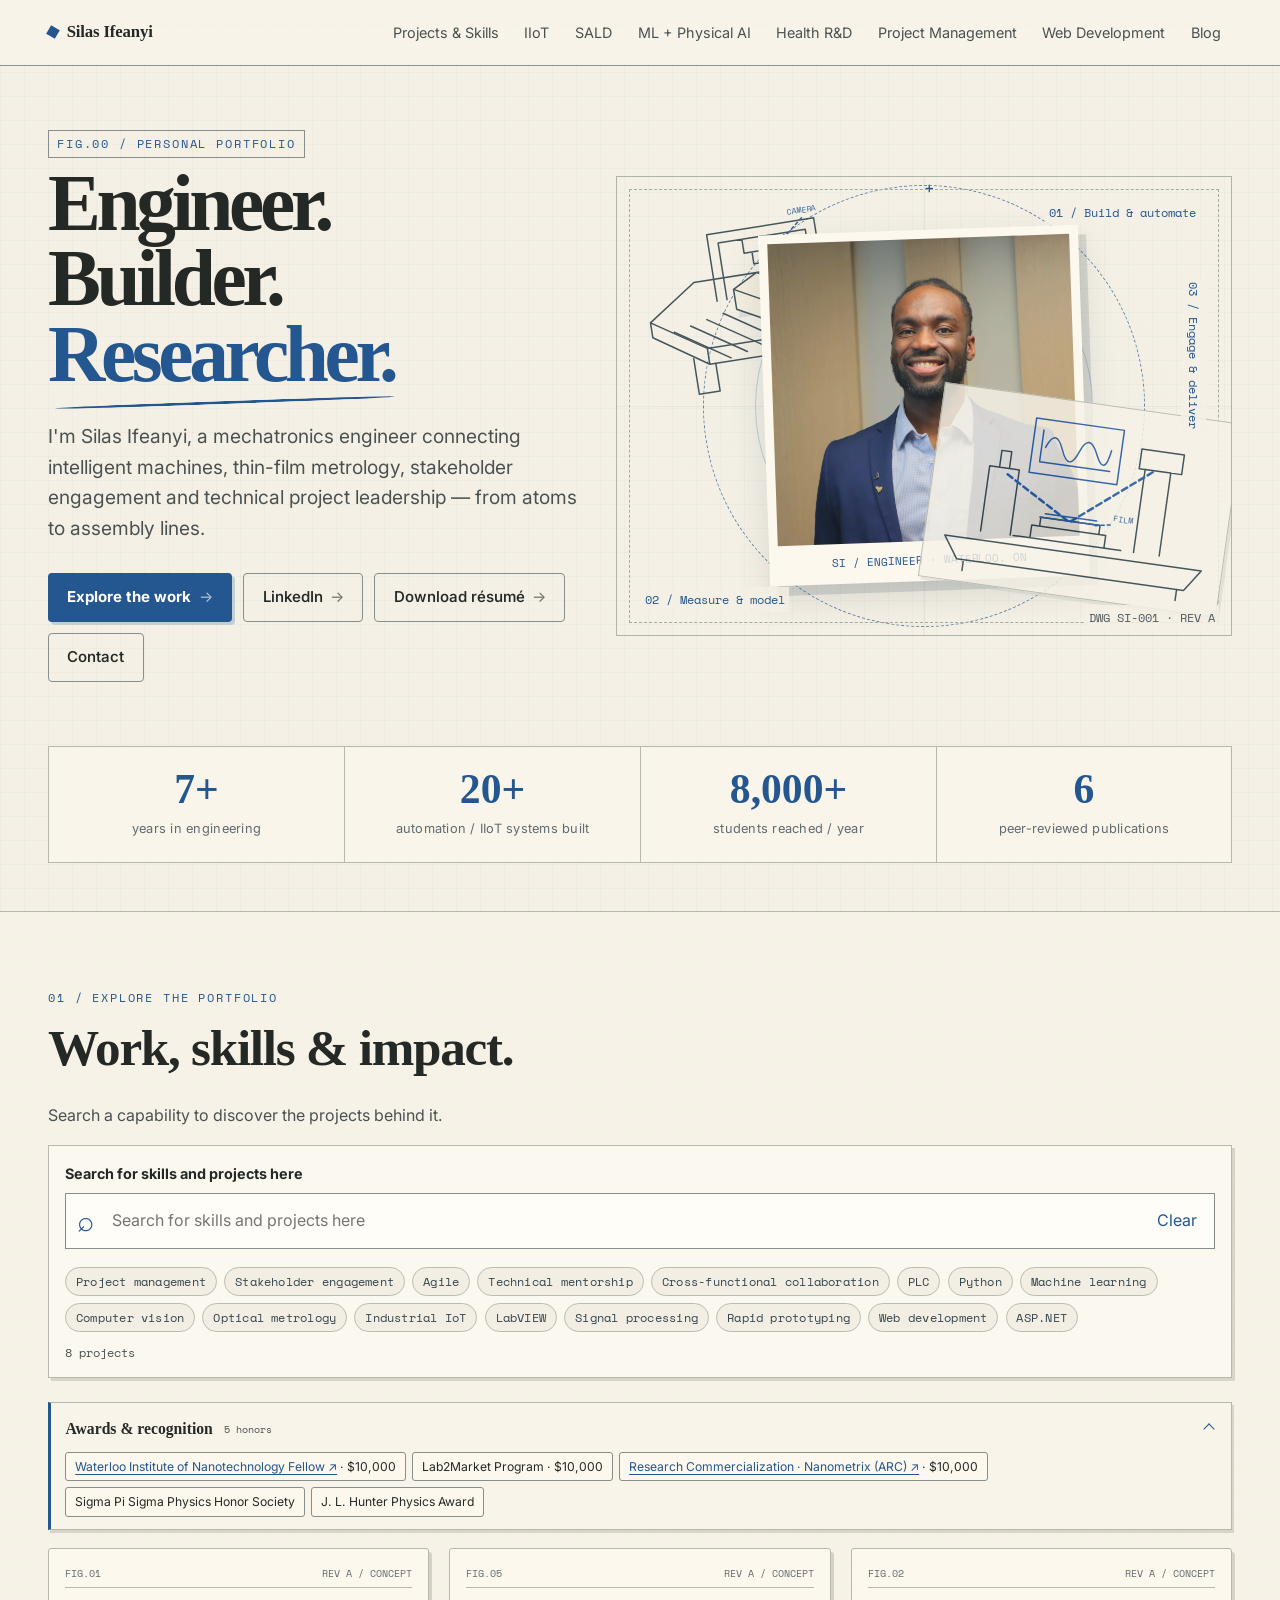
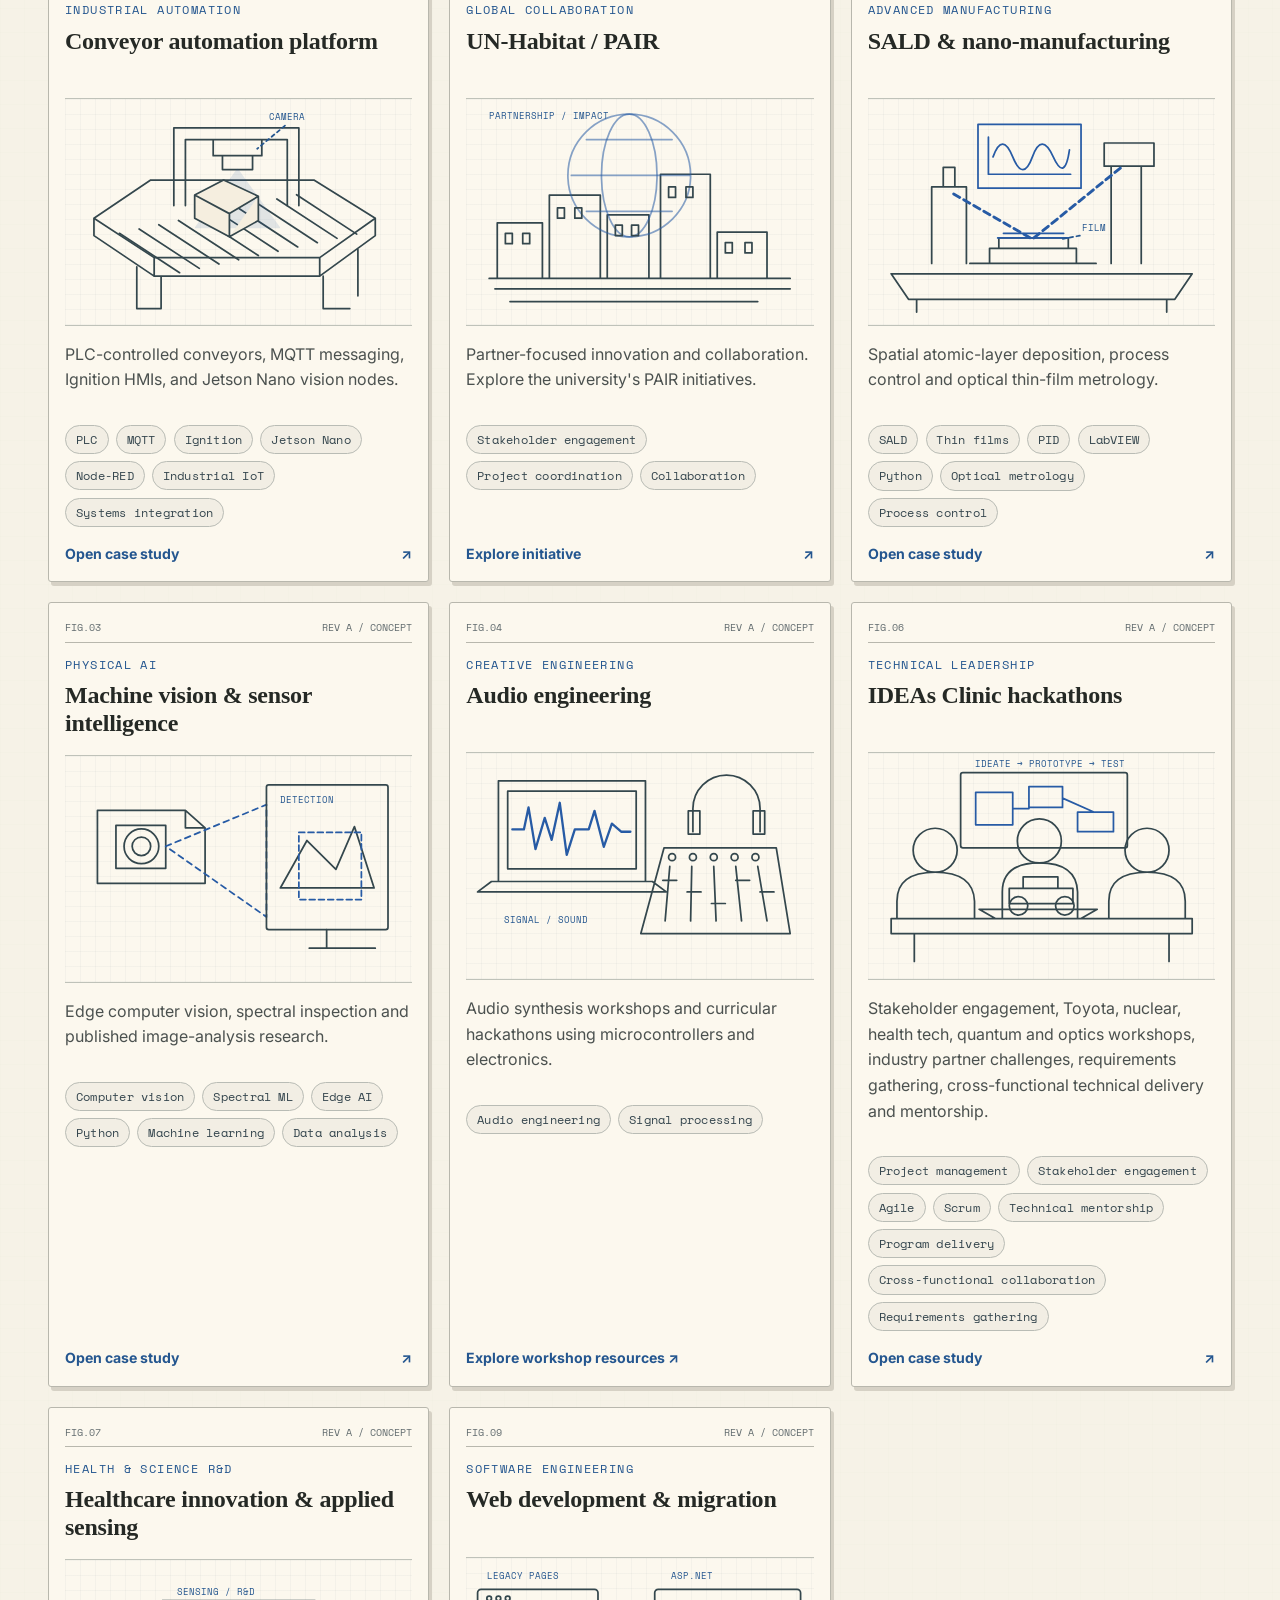
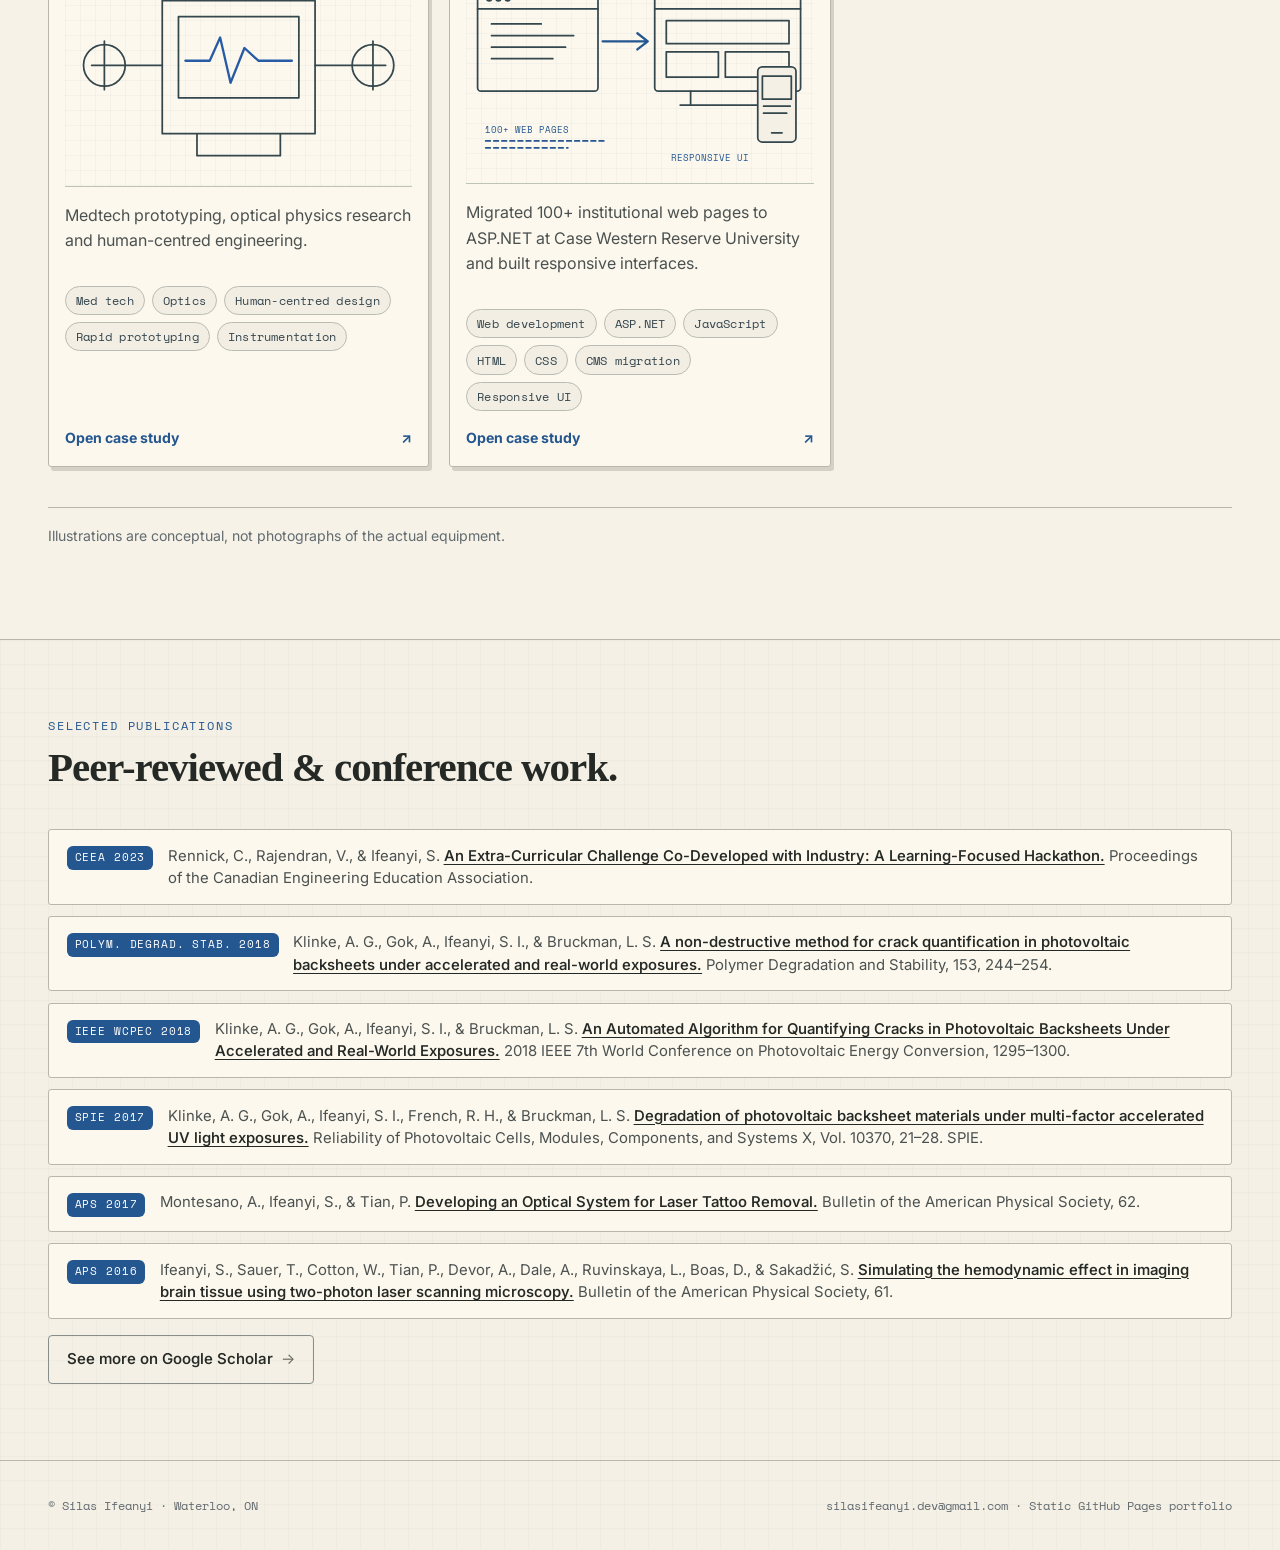
<file: index.html>
<!doctype html>
<html lang="en">
<head>
  <meta charset="utf-8" />
  <meta name="viewport" content="width=device-width, initial-scale=1" />
  <title>Silas Ifeanyi | Automation, Controls & Intelligent Systems</title>
  <meta name="description" content="Portfolio of Silas Ifeanyi, MASc — automation, controls, IIoT, nanomanufacturing, machine vision, physical AI, healthcare R&D, and engineering program leadership." />
  <meta property="og:type" content="website" />
  <meta property="og:url" content="https://isilas.github.io/" />
  <meta property="og:title" content="Silas Ifeanyi | Automation, Controls & Intelligent Systems" />
  <meta property="og:description" content="Automation, controls, IIoT, nanomanufacturing, machine vision, physical AI, healthcare R&D, and engineering program leadership." />
  <meta property="og:image" content="https://isilas.github.io/assets/thumbnail-upscaled.jpg" />
  <meta property="og:image:width" content="2790" />
  <meta property="og:image:height" content="2100" />
  <meta property="og:image:alt" content="Silas Ifeanyi surrounded by engineering drawings on a blueprint-style portfolio thumbnail." />
  <meta name="twitter:card" content="summary_large_image" />
  <link rel="preconnect" href="https://fonts.googleapis.com" />
  <link rel="preconnect" href="https://fonts.gstatic.com" crossorigin />
  <link href="https://fonts.googleapis.com/css2?family=Inter:wght@400;500;600;700&family=Space+Grotesk:wght@400;500;600;700&family=Space+Mono:wght@400;700&display=swap" rel="stylesheet" />
  <link rel="stylesheet" href="styles.css" />
  <link rel="stylesheet" href="sketchpad.css?v=20261127-awards1" />
</head>
<body class="sketch-home">
  <nav class="nav">
    <a class="brand" href="index.html">Silas Ifeanyi</a>
    <div class="navlinks" aria-label="Desktop navigation">
      <a href="#projects">Projects & Skills</a>
      <a href="pages/iiot-conveyor.html">IIoT</a>
      <a href="pages/sald-nano-manufacturing.html">SALD</a>
      <a href="pages/machine-learning-physical-ai.html">ML + Physical AI</a>
      <a href="pages/healthcare-science-rnd.html">Health R&D</a>
      <a href="pages/project-management-ideas-clinic.html">Project Management</a>
      <a href="pages/web-development.html">Web Development</a>
      <a href="blog/">Blog</a>
    </div>
    <details class="mobile-menu"><summary aria-label="Navigation menu"><span class="hamburger-icon" aria-hidden="true"><span></span><span></span><span></span></span></summary><div class="mobile-menu-links" aria-label="Mobile navigation">
      <a href="#projects">Projects & Skills</a>
      <a href="pages/iiot-conveyor.html">IIoT</a>
      <a href="pages/sald-nano-manufacturing.html">SALD</a>
      <a href="pages/machine-learning-physical-ai.html">ML + Physical AI</a>
      <a href="pages/healthcare-science-rnd.html">Health R&D</a>
      <a href="pages/project-management-ideas-clinic.html">Project Management</a>
      <a href="pages/web-development.html">Web Development</a>
      <a href="blog/">Blog</a>
    </div></details>
  </nav>

  <main>
    <section class="hero sketch-hero" id="top">
      
      <div class="hero-art" aria-label="Portrait with conceptual engineering sketches">
        <div class="draft-ring" aria-hidden="true"></div><div class="draft-ring inner" aria-hidden="true"></div>
        <div class="hero-layer layer-conveyor" aria-hidden="true"><svg class="project-drawing conveyor" viewBox="0 0 300 195" role="img" aria-label="conveyor conceptual engineering illustration"><g fill="none" stroke="currentColor" stroke-width="1.5" stroke-linecap="round" stroke-linejoin="round"><path d="M25 103 74 70 215 70 268 103 220 137 77 137Z M25 103V118L77 153H220L268 118V103 M77 137V153 M220 137V153 M62 145V181 M83 153V181 M223 153V181 M253 130V170 M62 181H83 M223 181H246"/><path d="M47 116l52 34"/><path d="M64 112.3l52 34"/><path d="M81 108.6l52 34"/><path d="M98 104.9l52 34"/><path d="M115 101.2l52 34"/><path d="M132 97.5l52 34"/><path d="M149 93.8l52 34"/><path d="M166 90.1l52 34"/><path d="M183 86.4l52 34"/><path d="M200 82.69999999999999l52 34"/><path d="M94 92V25H202V92 M104 92V35H192V92 M128 35V49H170V35 M136 49V61H162V49"/><g class="beam"><path d="M149 61L113 111H185Z" fill="#275ba5" opacity=".12" stroke="#275ba5"/></g><g class="moving"><path d="M112 83l25-13 30 14-25 15Z M112 83v20l30 16v-20 M142 119l25-14V84" fill="#f5eedf"/></g><text x="176" y="18">CAMERA</text><path d="M190 23L166 43" class="note"/></g></svg></div><div class="hero-layer layer-optics" aria-hidden="true"><svg class="project-drawing sald" viewBox="0 0 300 195" role="img" aria-label="sald conceptual engineering illustration"><g fill="none" stroke="currentColor" stroke-width="1.5" stroke-linecap="round" stroke-linejoin="round"><path d="M20 151H280L265 173H35Z M42 173V184 M258 173V184 M55 142V76H85V142 M65 76V59H75V76 M210 142V58H236V142 M204 58H247V38H204Z M88 142H197 M105 142V129H180V142 M113 129V120H173V129"/><g class="beam"><path d="M74 82L142 121L220 58" stroke="#275ba5" stroke-width="2.5" stroke-dasharray="6 4"/></g><path d="M112 120H173 M117 116H169" stroke="#275ba5"/><path d="M95 22H184V77H95Z M104 65V33 M104 65H175 M108 50Q116 28 125 50T142 50T160 50T174 44" stroke="#275ba5"/><text x="185" y="114">FILM</text><path class="note" d="M183 118L167 121"/></g></svg></div>
        <figure class="portrait"><img src="assets/hero/portrait-hd.png" width="1419" height="946" style="aspect-ratio:1;object-fit:cover;object-position:55% center" alt="Silas Ifeanyi in a blue blazer" onerror="this.onerror=null;this.src='assets/hero/portrait.svg'"><figcaption>SI / ENGINEER · WATERLOO, ON</figcaption></figure>
        <span class="draft-note note-a">01 / Build & automate</span><span class="draft-note note-b">02 / Measure & model</span><span class="draft-note note-c">03 / Engage & deliver</span>
        <span class="sheet-number">DWG SI-001 · REV A</span>
      </div>
    <div class="hero-copy"><div class="eyebrow sheet-label">FIG.00 / PERSONAL PORTFOLIO</div><h1>Engineer.<br>Builder.<br><em>Researcher.</em></h1><p class="lede">I'm Silas Ifeanyi, a mechatronics engineer connecting intelligent machines, thin-film metrology, stakeholder engagement and technical project leadership — from atoms to assembly lines.</p><div class="actions"><a class="button primary" href="#projects">Explore the work</a><a class="button" href="https://www.linkedin.com/in/silas-ifeanyi/">LinkedIn</a><a class="button" id="resume-download" href="assets/Resume-Oct26-Silas-Ifeanyi.pdf" download hidden>Download résumé</a><a class="button ghost" href="mailto:silasifeanyi.dev@gmail.com">Contact</a></div></div>
    </section>
    <section class="metrics" aria-label="Key figures">
      <div class="metric"><span class="num">7+</span><span class="label">years in engineering</span></div>
      <div class="metric"><span class="num">20+</span><span class="label">automation / IIoT systems built</span></div>
      <div class="metric"><span class="num">8,000+</span><span class="label">students reached / year</span></div>
      <div class="metric"><span class="num">6</span><span class="label">peer-reviewed publications</span></div>
    </section>
    <section class="section alt project-section" id="projects">
      <div class="section-head"><div class="eyebrow">01 / Explore the portfolio</div><h2>Work, skills & impact.</h2><p>Search a capability to discover the projects behind it.</p></div>
      <div class="search-panel"><label for="project-search">Search for skills and projects here</label><div class="search-input"><span aria-hidden="true">⌕</span><input id="project-search" type="search" placeholder="Search for skills and projects here" autocomplete="off"><button id="clear-search" type="button">Clear</button></div><div class="tag-row filter-row" aria-label="Popular skills"><button type="button" class="tag skill-filter" data-filter="Project management" aria-pressed="false">Project management</button><button type="button" class="tag skill-filter" data-filter="Stakeholder engagement" aria-pressed="false">Stakeholder engagement</button><button type="button" class="tag skill-filter" data-filter="Agile" aria-pressed="false">Agile</button><button type="button" class="tag skill-filter" data-filter="Technical mentorship" aria-pressed="false">Technical mentorship</button><button type="button" class="tag skill-filter" data-filter="Cross-functional collaboration" aria-pressed="false">Cross-functional collaboration</button><button type="button" class="tag skill-filter" data-filter="PLC" aria-pressed="false">PLC</button><button type="button" class="tag skill-filter" data-filter="Python" aria-pressed="false">Python</button><button type="button" class="tag skill-filter" data-filter="Machine learning" aria-pressed="false">Machine learning</button><button type="button" class="tag skill-filter" data-filter="Computer vision" aria-pressed="false">Computer vision</button><button type="button" class="tag skill-filter" data-filter="Optical metrology" aria-pressed="false">Optical metrology</button><button type="button" class="tag skill-filter" data-filter="Industrial IoT" aria-pressed="false">Industrial IoT</button><button type="button" class="tag skill-filter" data-filter="LabVIEW" aria-pressed="false">LabVIEW</button><button type="button" class="tag skill-filter" data-filter="Signal processing" aria-pressed="false">Signal processing</button><button type="button" class="tag skill-filter" data-filter="Rapid prototyping" aria-pressed="false">Rapid prototyping</button><button type="button" class="tag skill-filter" data-filter="Web development" aria-pressed="false">Web development</button><button type="button" class="tag skill-filter" data-filter="ASP.NET" aria-pressed="false">ASP.NET</button></div><div class="mobile-skill-filter"><label for="mobile-skill-select">Filter by skill</label><select id="mobile-skill-select"><option value="">All skills</option><option value="Project management">Project management</option><option value="Stakeholder engagement">Stakeholder engagement</option><option value="Agile">Agile</option><option value="Technical mentorship">Technical mentorship</option><option value="Cross-functional collaboration">Cross-functional collaboration</option><option value="PLC">PLC</option><option value="Python">Python</option><option value="Machine learning">Machine learning</option><option value="Computer vision">Computer vision</option><option value="Optical metrology">Optical metrology</option><option value="Industrial IoT">Industrial IoT</option><option value="LabVIEW">LabVIEW</option><option value="Signal processing">Signal processing</option><option value="Rapid prototyping">Rapid prototyping</option><option value="Web development">Web development</option><option value="ASP.NET">ASP.NET</option><option value="__custom__" disabled hidden>Custom search</option></select></div><p id="search-status" role="status" aria-live="polite">8 projects</p></div>
      <details class="portfolio-awards" id="portfolio-awards" open>
        <summary><span class="awards-title">Awards &amp; recognition</span><span class="awards-count">5 honors</span><span class="awards-chevron" aria-hidden="true"></span></summary>
        <div class="honor-row">
        <span class="badge"><a href="https://uwaterloo.ca/institute-nanotechnology/students/nanofellowships" style="text-decoration:underline;text-underline-offset:3px">Waterloo Institute of Nanotechnology Fellow ↗</a> · $10,000</span>
        <span class="badge">Lab2Market Program · $10,000</span>
        <span class="badge"><a href="https://uwaterloo.ca/conrad-school-entrepreneurship-business/news/research-discovery-real-world-impact" style="text-decoration:underline;text-underline-offset:3px">Research Commercialization · Nanometrix (ARC) ↗</a> · $10,000</span>
        <span class="badge">Sigma Pi Sigma Physics Honor Society</span>
        <span class="badge">J. L. Hunter Physics Award</span>
      </div>
      </details>
      <div class="grid project-grid"><article class="card project-card" data-search="Industrial automation Conveyor automation platform PLC-controlled conveyors, MQTT messaging, Ignition HMIs, and Jetson Nano vision nodes. PLC MQTT Ignition Jetson Nano Node-RED Industrial IoT Systems integration"><div class="drawing-meta"><span>FIG.01</span><span>REV A / CONCEPT</span></div><div class="kicker">Industrial automation</div><h3><a href="pages/iiot-conveyor.html">Conveyor automation platform</a></h3><div class="drawing"><svg class="project-drawing conveyor" viewBox="0 0 300 195" role="img" aria-label="conveyor conceptual engineering illustration"><g fill="none" stroke="currentColor" stroke-width="1.5" stroke-linecap="round" stroke-linejoin="round"><path d="M25 103 74 70 215 70 268 103 220 137 77 137Z M25 103V118L77 153H220L268 118V103 M77 137V153 M220 137V153 M62 145V181 M83 153V181 M223 153V181 M253 130V170 M62 181H83 M223 181H246"/><path d="M47 116l52 34"/><path d="M64 112.3l52 34"/><path d="M81 108.6l52 34"/><path d="M98 104.9l52 34"/><path d="M115 101.2l52 34"/><path d="M132 97.5l52 34"/><path d="M149 93.8l52 34"/><path d="M166 90.1l52 34"/><path d="M183 86.4l52 34"/><path d="M200 82.69999999999999l52 34"/><path d="M94 92V25H202V92 M104 92V35H192V92 M128 35V49H170V35 M136 49V61H162V49"/><g class="beam"><path d="M149 61L113 111H185Z" fill="#275ba5" opacity=".12" stroke="#275ba5"/></g><g class="moving"><path d="M112 83l25-13 30 14-25 15Z M112 83v20l30 16v-20 M142 119l25-14V84" fill="#f5eedf"/></g><text x="176" y="18">CAMERA</text><path d="M190 23L166 43" class="note"/></g></svg></div><p>PLC-controlled conveyors, MQTT messaging, Ignition HMIs, and Jetson Nano vision nodes.</p><div class="tag-row"><button type="button" class="tag skill-filter" data-filter="PLC" aria-pressed="false">PLC</button><button type="button" class="tag skill-filter" data-filter="MQTT" aria-pressed="false">MQTT</button><button type="button" class="tag skill-filter" data-filter="Ignition" aria-pressed="false">Ignition</button><button type="button" class="tag skill-filter" data-filter="Jetson Nano" aria-pressed="false">Jetson Nano</button><button type="button" class="tag skill-filter" data-filter="Node-RED" aria-pressed="false">Node-RED</button><button type="button" class="tag skill-filter" data-filter="Industrial IoT" aria-pressed="false">Industrial IoT</button><button type="button" class="tag skill-filter" data-filter="Systems integration" aria-pressed="false">Systems integration</button></div><a class="case-link" href="pages/iiot-conveyor.html">Open case study <span aria-hidden="true">↗</span></a></article>
<article class="card project-card" data-search="Global collaboration UN-Habitat / PAIR Partner-focused innovation and collaboration. Explore the university's PAIR initiatives. Stakeholder engagement Project coordination Collaboration"><div class="drawing-meta"><span>FIG.05</span><span>REV A / CONCEPT</span></div><div class="kicker">Global collaboration</div><h3><a href="https://uwaterloo.ca/pan-african-initiative-for-research/initiatives">UN-Habitat / PAIR</a></h3><div class="drawing"><svg class="project-drawing urban" viewBox="0 0 300 195" role="img" aria-label="urban conceptual engineering illustration"><g fill="none" stroke="currentColor" stroke-width="1.5" stroke-linecap="round" stroke-linejoin="round"><path d="M20 155H280 M27 155V107H66V155 M72 155V83H116V155 M122 155V100H158V155 M168 155V65H211V155 M217 155V115H260V155 M25 164H280 M38 175H252"/><circle cx="141" cy="66" r="53" stroke="#275ba5" opacity=".55"/><ellipse cx="141" cy="66" rx="24" ry="53" stroke="#275ba5" opacity=".55"/><path d="M91 66H193 M104 35H178 M104 97H178" stroke="#275ba5" opacity=".55"/><path d="M34 116v9h6v-9Z"/><path d="M49 116v9h6v-9Z"/><path d="M79 94v9h6v-9Z"/><path d="M94 94v9h6v-9Z"/><path d="M129 109v9h6v-9Z"/><path d="M143 109v9h6v-9Z"/><path d="M175 76v9h6v-9Z"/><path d="M190 76v9h6v-9Z"/><path d="M224 124v9h6v-9Z"/><path d="M241 124v9h6v-9Z"/><text x="20" y="17">PARTNERSHIP / IMPACT</text></g></svg></div><p>Partner-focused innovation and collaboration. Explore the university's PAIR initiatives.</p><div class="tag-row"><button type="button" class="tag skill-filter" data-filter="Stakeholder engagement" aria-pressed="false">Stakeholder engagement</button><button type="button" class="tag skill-filter" data-filter="Project coordination" aria-pressed="false">Project coordination</button><button type="button" class="tag skill-filter" data-filter="Collaboration" aria-pressed="false">Collaboration</button></div><a class="case-link" href="https://uwaterloo.ca/pan-african-initiative-for-research/initiatives">Explore initiative <span aria-hidden="true">↗</span></a></article>
<article class="card project-card" data-search="Advanced manufacturing SALD & nano-manufacturing Spatial atomic-layer deposition, process control and optical thin-film metrology. SALD Thin films PID LabVIEW Python Optical metrology Process control"><div class="drawing-meta"><span>FIG.02</span><span>REV A / CONCEPT</span></div><div class="kicker">Advanced manufacturing</div><h3><a href="pages/sald-nano-manufacturing.html">SALD & nano-manufacturing</a></h3><div class="drawing"><svg class="project-drawing sald" viewBox="0 0 300 195" role="img" aria-label="sald conceptual engineering illustration"><g fill="none" stroke="currentColor" stroke-width="1.5" stroke-linecap="round" stroke-linejoin="round"><path d="M20 151H280L265 173H35Z M42 173V184 M258 173V184 M55 142V76H85V142 M65 76V59H75V76 M210 142V58H236V142 M204 58H247V38H204Z M88 142H197 M105 142V129H180V142 M113 129V120H173V129"/><g class="beam"><path d="M74 82L142 121L220 58" stroke="#275ba5" stroke-width="2.5" stroke-dasharray="6 4"/></g><path d="M112 120H173 M117 116H169" stroke="#275ba5"/><path d="M95 22H184V77H95Z M104 65V33 M104 65H175 M108 50Q116 28 125 50T142 50T160 50T174 44" stroke="#275ba5"/><text x="185" y="114">FILM</text><path class="note" d="M183 118L167 121"/></g></svg></div><p>Spatial atomic-layer deposition, process control and optical thin-film metrology.</p><div class="tag-row"><button type="button" class="tag skill-filter" data-filter="SALD" aria-pressed="false">SALD</button><button type="button" class="tag skill-filter" data-filter="Thin films" aria-pressed="false">Thin films</button><button type="button" class="tag skill-filter" data-filter="PID" aria-pressed="false">PID</button><button type="button" class="tag skill-filter" data-filter="LabVIEW" aria-pressed="false">LabVIEW</button><button type="button" class="tag skill-filter" data-filter="Python" aria-pressed="false">Python</button><button type="button" class="tag skill-filter" data-filter="Optical metrology" aria-pressed="false">Optical metrology</button><button type="button" class="tag skill-filter" data-filter="Process control" aria-pressed="false">Process control</button></div><a class="case-link" href="pages/sald-nano-manufacturing.html">Open case study <span aria-hidden="true">↗</span></a></article>
<article class="card project-card" data-search="Physical AI Machine vision & sensor intelligence Edge computer vision, spectral inspection and published image-analysis research. Computer vision Spectral ML Edge AI Python Machine learning Data analysis"><div class="drawing-meta"><span>FIG.03</span><span>REV A / CONCEPT</span></div><div class="kicker">Physical AI</div><h3><a href="pages/machine-learning-physical-ai.html">Machine vision & sensor intelligence</a></h3><div class="drawing"><svg class="project-drawing vision" viewBox="0 0 300 195" role="img" aria-label="vision conceptual engineering illustration"><g fill="none" stroke="currentColor" stroke-width="1.5" stroke-linecap="round" stroke-linejoin="round"><path d="M28 47H104L121 62V110H28Z M104 47V62H121 M44 60H87V97H44Z"/><circle cx="66" cy="78" r="15"/><circle cx="66" cy="78" r="8"/><path class="beam" d="M87 78L174 42V139Z" stroke="#275ba5" stroke-dasharray="5 4"/><rect x="174" y="25" width="105" height="125" rx="2"/><path d="M186 114L209 73L234 98L250 61L267 114Z"/><rect x="202" y="66" width="54" height="58" stroke="#275ba5" stroke-dasharray="5 3"/><path d="M226 150V166H256 M211 166H268"/><text x="186" y="41">DETECTION</text></g></svg></div><p>Edge computer vision, spectral inspection and published image-analysis research.</p><div class="tag-row"><button type="button" class="tag skill-filter" data-filter="Computer vision" aria-pressed="false">Computer vision</button><button type="button" class="tag skill-filter" data-filter="Spectral ML" aria-pressed="false">Spectral ML</button><button type="button" class="tag skill-filter" data-filter="Edge AI" aria-pressed="false">Edge AI</button><button type="button" class="tag skill-filter" data-filter="Python" aria-pressed="false">Python</button><button type="button" class="tag skill-filter" data-filter="Machine learning" aria-pressed="false">Machine learning</button><button type="button" class="tag skill-filter" data-filter="Data analysis" aria-pressed="false">Data analysis</button></div><a class="case-link" href="pages/machine-learning-physical-ai.html">Open case study <span aria-hidden="true">↗</span></a></article>
<article class="card project-card" data-search="Creative engineering Audio engineering Audio synthesis workshops and curricular hackathons using microcontrollers and electronics. Audio engineering Signal processing"><div class="drawing-meta"><span>FIG.04</span><span>REV A / CONCEPT</span></div><div class="kicker">Creative engineering</div><h3><a href="pages/project-management-ideas-clinic.html#audio-engineering">Audio engineering</a></h3><div class="drawing"><svg class="project-drawing audio" viewBox="0 0 300 195" role="img" aria-label="audio conceptual engineering illustration"><g fill="none" stroke="currentColor" stroke-width="1.5" stroke-linecap="round" stroke-linejoin="round"><path d="M28 24H155V111H28Z M36 33H147V100H36Z M22 111H161L173 120H10Z M171 82H268L280 156H151Z M170 156H280"/><path class="beam" d="M40 66H50L54 47L60 83L68 56L74 75L81 43L87 88L94 66H106L111 50L119 81L126 61L134 68H142" stroke="#275ba5" stroke-width="2"/><path d="M176 98L172 145 M170 110h12"/><circle cx="178" cy="90" r="3"/><path d="M195 98L194 145 M191 120h12"/><circle cx="196" cy="90" r="3"/><path d="M214 98L216 145 M212 130h12"/><circle cx="214" cy="90" r="3"/><path d="M233 98L238 145 M233 110h12"/><circle cx="232" cy="90" r="3"/><path d="M252 98L260 145 M254 120h12"/><circle cx="250" cy="90" r="3"/><path d="M196 68V48A29 29 0 0 1 254 48V68 M192 50H202V70H192Z M248 50H258V70H248Z"/><text x="33" y="147">SIGNAL / SOUND</text></g></svg></div><p>Audio synthesis workshops and curricular hackathons using microcontrollers and electronics.</p><div class="tag-row"><button type="button" class="tag skill-filter" data-filter="Audio engineering" aria-pressed="false">Audio engineering</button><button type="button" class="tag skill-filter" data-filter="Signal processing" aria-pressed="false">Signal processing</button></div><a class="case-link" href="pages/project-management-ideas-clinic.html#audio-engineering">Explore workshop resources ↗</a></article>

<article class="card project-card" data-search="Technical leadership IDEAs Clinic hackathons Stakeholder engagement, Toyota, nuclear, health tech, quantum and optics workshops, industry partner challenges, requirements gathering, cross-functional technical delivery and mentorship. Project management Stakeholder engagement Agile Scrum Technical mentorship Program delivery Cross-functional collaboration Requirements gathering"><div class="drawing-meta"><span>FIG.06</span><span>REV A / CONCEPT</span></div><div class="kicker">Technical leadership</div><h3><a href="pages/project-management-ideas-clinic.html">IDEAs Clinic hackathons</a></h3><div class="drawing"><svg class="project-drawing team" viewBox="0 0 300 195" role="img" aria-label="team conceptual engineering illustration"><g fill="none" stroke="currentColor" stroke-width="1.5" stroke-linecap="round" stroke-linejoin="round"><rect x="80" y="17" width="144" height="65" rx="2"/><path d="M93 34H125V62H93Z M139 29H168V47H139Z M181 51H212V68H181Z M125 48H139 M168 39L195 51" stroke="#275ba5"/><circle cx="58" cy="84" r="19"/><circle cx="148" cy="76" r="19"/><circle cx="241" cy="84" r="19"/><path d="M25 143V128Q25 103 58 103T92 128V143 M116 143V120Q116 95 148 95T181 120V143 M208 143V128Q208 103 241 103T274 128V143 M20 143H280V156H20Z M40 156V180 M260 156V180 M96 135H198L184 143H110Z"/><g class="moving"><path d="M122 130V117H177V130Z M134 117V107H164V117"/><circle cx="130" cy="132" r="8"/><circle cx="170" cy="132" r="8"/></g><text x="92" y="12">IDEATE → PROTOTYPE → TEST</text></g></svg></div><p>Stakeholder engagement, Toyota, nuclear, health tech, quantum and optics workshops, industry partner challenges, requirements gathering, cross-functional technical delivery and mentorship.</p><div class="tag-row"><button type="button" class="tag skill-filter" data-filter="Project management" aria-pressed="false">Project management</button><button type="button" class="tag skill-filter" data-filter="Stakeholder engagement" aria-pressed="false">Stakeholder engagement</button><button type="button" class="tag skill-filter" data-filter="Agile" aria-pressed="false">Agile</button><button type="button" class="tag skill-filter" data-filter="Scrum" aria-pressed="false">Scrum</button><button type="button" class="tag skill-filter" data-filter="Technical mentorship" aria-pressed="false">Technical mentorship</button><button type="button" class="tag skill-filter" data-filter="Program delivery" aria-pressed="false">Program delivery</button><button type="button" class="tag skill-filter" data-filter="Cross-functional collaboration" aria-pressed="false">Cross-functional collaboration</button><button type="button" class="tag skill-filter" data-filter="Requirements gathering" aria-pressed="false">Requirements gathering</button></div><a class="case-link" href="pages/project-management-ideas-clinic.html">Open case study <span aria-hidden="true">↗</span></a></article>
<article class="card project-card" data-search="Health & science R&D Healthcare innovation & applied sensing Medtech prototyping, optical physics research and human-centred engineering. Med tech Optics Human-centred design Rapid prototyping Instrumentation"><div class="drawing-meta"><span>FIG.07</span><span>REV A / CONCEPT</span></div><div class="kicker">Health & science R&D</div><h3><a href="pages/healthcare-science-rnd.html">Healthcare innovation & applied sensing</a></h3><div class="drawing"><svg class="project-drawing health" viewBox="0 0 300 195" role="img" aria-label="health conceptual engineering illustration"><g fill="none" stroke="currentColor" stroke-width="1.5" stroke-linecap="round" stroke-linejoin="round"><path d="M84 35H216V150H84Z M98 49H202V119H98Z M114 150V169H186V150"/><path class="beam" d="M104 87H125L134 67L143 106L155 76L167 87H196" stroke="#275ba5" stroke-width="2"/><path d="M23 91H84 M216 91H277 M34 70V112 M266 70V112"/><circle cx="34" cy="91" r="18"/><circle cx="266" cy="91" r="18"/><text x="97" y="30">SENSING / R&D</text></g></svg></div><p>Medtech prototyping, optical physics research and human-centred engineering.</p><div class="tag-row"><button type="button" class="tag skill-filter" data-filter="Med tech" aria-pressed="false">Med tech</button><button type="button" class="tag skill-filter" data-filter="Optics" aria-pressed="false">Optics</button><button type="button" class="tag skill-filter" data-filter="Human-centred design" aria-pressed="false">Human-centred design</button><button type="button" class="tag skill-filter" data-filter="Rapid prototyping" aria-pressed="false">Rapid prototyping</button><button type="button" class="tag skill-filter" data-filter="Instrumentation" aria-pressed="false">Instrumentation</button></div><a class="case-link" href="pages/healthcare-science-rnd.html">Open case study <span aria-hidden="true">↗</span></a></article><article class="card project-card" data-search="Web development Case Western Reserve University website migration legacy platform ASP.NET JavaScript HTML CSS CMS migration responsive UI"><div class="drawing-meta"><span>FIG.09</span><span>REV A / CONCEPT</span></div><div class="kicker">Software engineering</div><h3><a href="pages/web-development.html">Web development &amp; migration</a></h3><div class="drawing"><svg class="project-drawing webdev" viewBox="0 0 300 195" role="img" aria-label="Conceptual diagram of legacy web pages migrating to ASP.NET and responsive desktop and mobile interfaces"><g stroke="currentColor" fill="none" stroke-width="1.5" stroke-linecap="round" stroke-linejoin="round"><rect x="10" y="27" width="104" height="88" rx="3"/><path d="M10 44H114 M22 57H65 M22 67H93 M22 77H86 M22 87H75"/><circle cx="20" cy="35" r="2"/><circle cx="28" cy="35" r="2"/><circle cx="36" cy="35" r="2"/><path d="M118 72H157M148 65L157 72L148 79" stroke="#24568f" stroke-width="2"/><rect x="163" y="27" width="126" height="88" rx="3"/><path d="M163 44H289 M173 54H279V74H173Z M173 81H218V103H173Z M224 81H279V103H224Z M194 115V127H258V115 M185 127H266"/><rect x="252" y="94" width="33" height="65" rx="4" fill="#f5f0e5"/><path d="M256 102H281V122H256Z M257 128H280 M257 134H277 M264 151H273"/><g fill="#24568f" stroke="none"><text x="18" y="18">LEGACY PAGES</text><text x="177" y="18">ASP.NET</text><text x="16" y="151">100+ WEB PAGES</text><text x="177" y="175">RESPONSIVE UI</text></g><path d="M17 158H119M17 164H88" stroke="#24568f" stroke-dasharray="4 3"/></g></svg></div><p>Migrated 100+ institutional web pages to ASP.NET at Case Western Reserve University and built responsive interfaces.</p><div class="tag-row"><button type="button" class="tag skill-filter" data-filter="Web development" aria-pressed="false">Web development</button><button type="button" class="tag skill-filter" data-filter="ASP.NET" aria-pressed="false">ASP.NET</button><button type="button" class="tag skill-filter" data-filter="JavaScript" aria-pressed="false">JavaScript</button><button type="button" class="tag skill-filter" data-filter="HTML" aria-pressed="false">HTML</button><button type="button" class="tag skill-filter" data-filter="CSS" aria-pressed="false">CSS</button><button type="button" class="tag skill-filter" data-filter="CMS migration" aria-pressed="false">CMS migration</button><button type="button" class="tag skill-filter" data-filter="Responsive UI" aria-pressed="false">Responsive UI</button></div><a class="case-link" href="pages/web-development.html">Open case study <span aria-hidden="true">↗</span></a></article></div><p id="no-results" hidden>No matching projects. Try a different skill or clear the search.</p>
      <p class="source-note">Illustrations are conceptual, not photographs of the actual equipment.</p>
    </section>

    <section class="section">
      <div class="section-head">
        <div class="eyebrow">Selected publications</div>
        <h2>Peer-reviewed & conference work.</h2>
      </div>
      <ul class="pub-list">
        <li>
          <span class="venue">CEEA 2023</span>
          <span>Rennick, C., Rajendran, V., &amp; Ifeanyi, S. <cite><a href="https://doi.org/10.24908/pceea.2023.16628" style="text-decoration:underline;text-underline-offset:3px">An Extra-Curricular Challenge Co-Developed with Industry: A Learning-Focused Hackathon.</a></cite> Proceedings of the Canadian Engineering Education Association.</span>
        </li>
        <li>
          <span class="venue warm">Polym. Degrad. Stab. 2018</span>
          <span>Klinke, A. G., Gok, A., Ifeanyi, S. I., &amp; Bruckman, L. S. <cite><a href="https://doi.org/10.1016/j.polymdegradstab.2018.05.008" style="text-decoration:underline;text-underline-offset:3px">A non-destructive method for crack quantification in photovoltaic backsheets under accelerated and real-world exposures.</a></cite> Polymer Degradation and Stability, 153, 244–254.</span>
        </li>
        <li>
          <span class="venue">IEEE WCPEC 2018</span>
          <span>Klinke, A. G., Gok, A., Ifeanyi, S. I., &amp; Bruckman, L. S. <cite><a href="https://doi.org/10.1109/PVSC.2018.8547407" style="text-decoration:underline;text-underline-offset:3px">An Automated Algorithm for Quantifying Cracks in Photovoltaic Backsheets Under Accelerated and Real-World Exposures.</a></cite> 2018 IEEE 7th World Conference on Photovoltaic Energy Conversion, 1295–1300.</span>
        </li>
        <li>
          <span class="venue alt">SPIE 2017</span>
          <span>Klinke, A. G., Gok, A., Ifeanyi, S. I., French, R. H., &amp; Bruckman, L. S. <cite><a href="https://doi.org/10.1117/12.2274108" style="text-decoration:underline;text-underline-offset:3px">Degradation of photovoltaic backsheet materials under multi-factor accelerated UV light exposures.</a></cite> Reliability of Photovoltaic Cells, Modules, Components, and Systems X, Vol. 10370, 21–28. SPIE.</span>
        </li>
        <li>
          <span class="venue">APS 2017</span>
          <span>Montesano, A., Ifeanyi, S., &amp; Tian, P. <cite><a href="https://www.academia.edu/116903031/Developing_an_Opyical_System_for_Laser_Tattoo_Removal" style="text-decoration:underline;text-underline-offset:3px">Developing an Optical System for Laser Tattoo Removal.</a></cite> Bulletin of the American Physical Society, 62.</span>
        </li>
        <li>
          <span class="venue">APS 2016</span>
          <span>Ifeanyi, S., Sauer, T., Cotton, W., Tian, P., Devor, A., Dale, A., Ruvinskaya, L., Boas, D., &amp; Sakadžić, S. <cite><a href="https://www.academia.edu/116902618/Simulating_the_hemodynamic_effect_in_imaging_brain_tissue_using_two_photon_laser_scanning_microscopy" style="text-decoration:underline;text-underline-offset:3px">Simulating the hemodynamic effect in imaging brain tissue using two-photon laser scanning microscopy.</a></cite> Bulletin of the American Physical Society, 61.</span>
        </li>
      </ul>
      <div class="actions" style="margin-top:1rem"><a class="button" href="https://scholar.google.com/citations?hl=en&amp;user=3aawMEMAAAAJ">See more on Google Scholar</a></div>

      
    </section>
  </main>

  <footer class="footer">
    <span>© Silas Ifeanyi · Waterloo, ON</span>
    <span>silasifeanyi.dev@gmail.com · Static GitHub Pages portfolio</span>
  </footer>
  <script src="sketchpad.js?v=20261127-resume1"></script>
  </body>
</html>
</file>
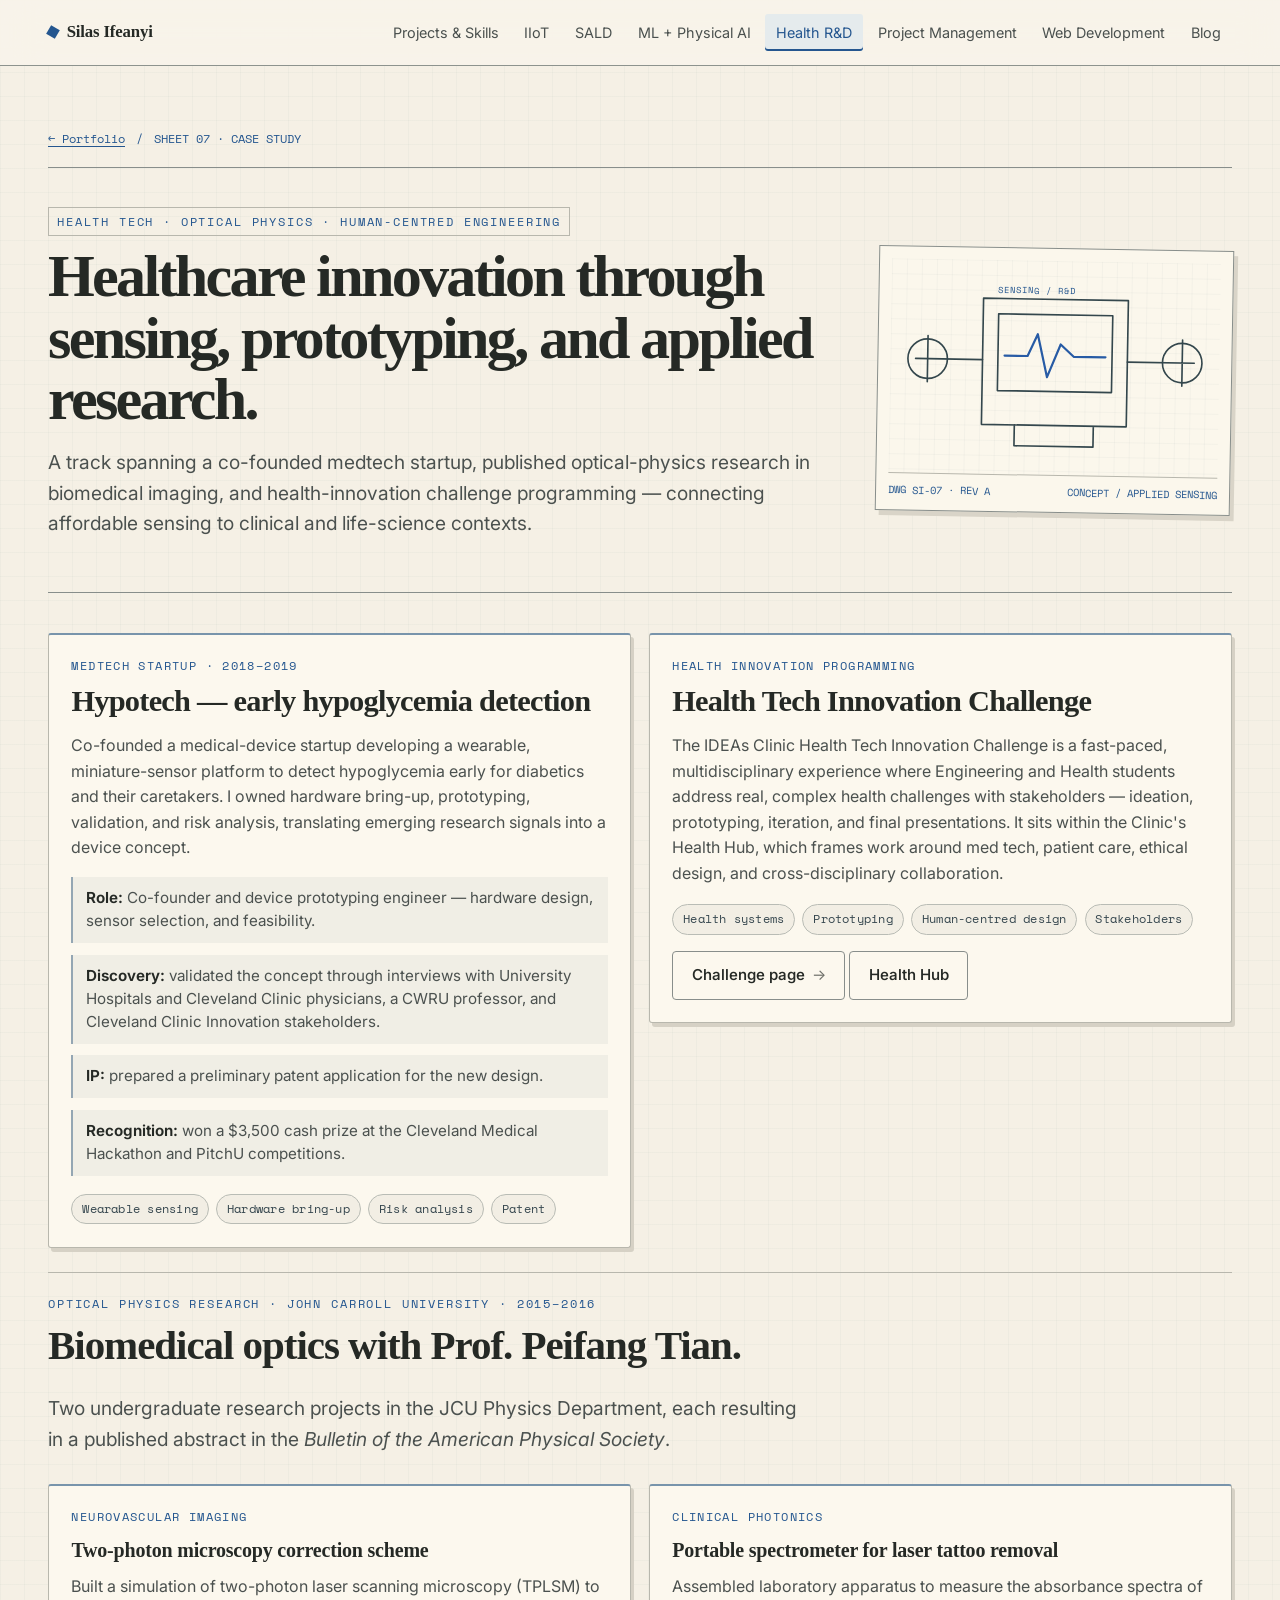
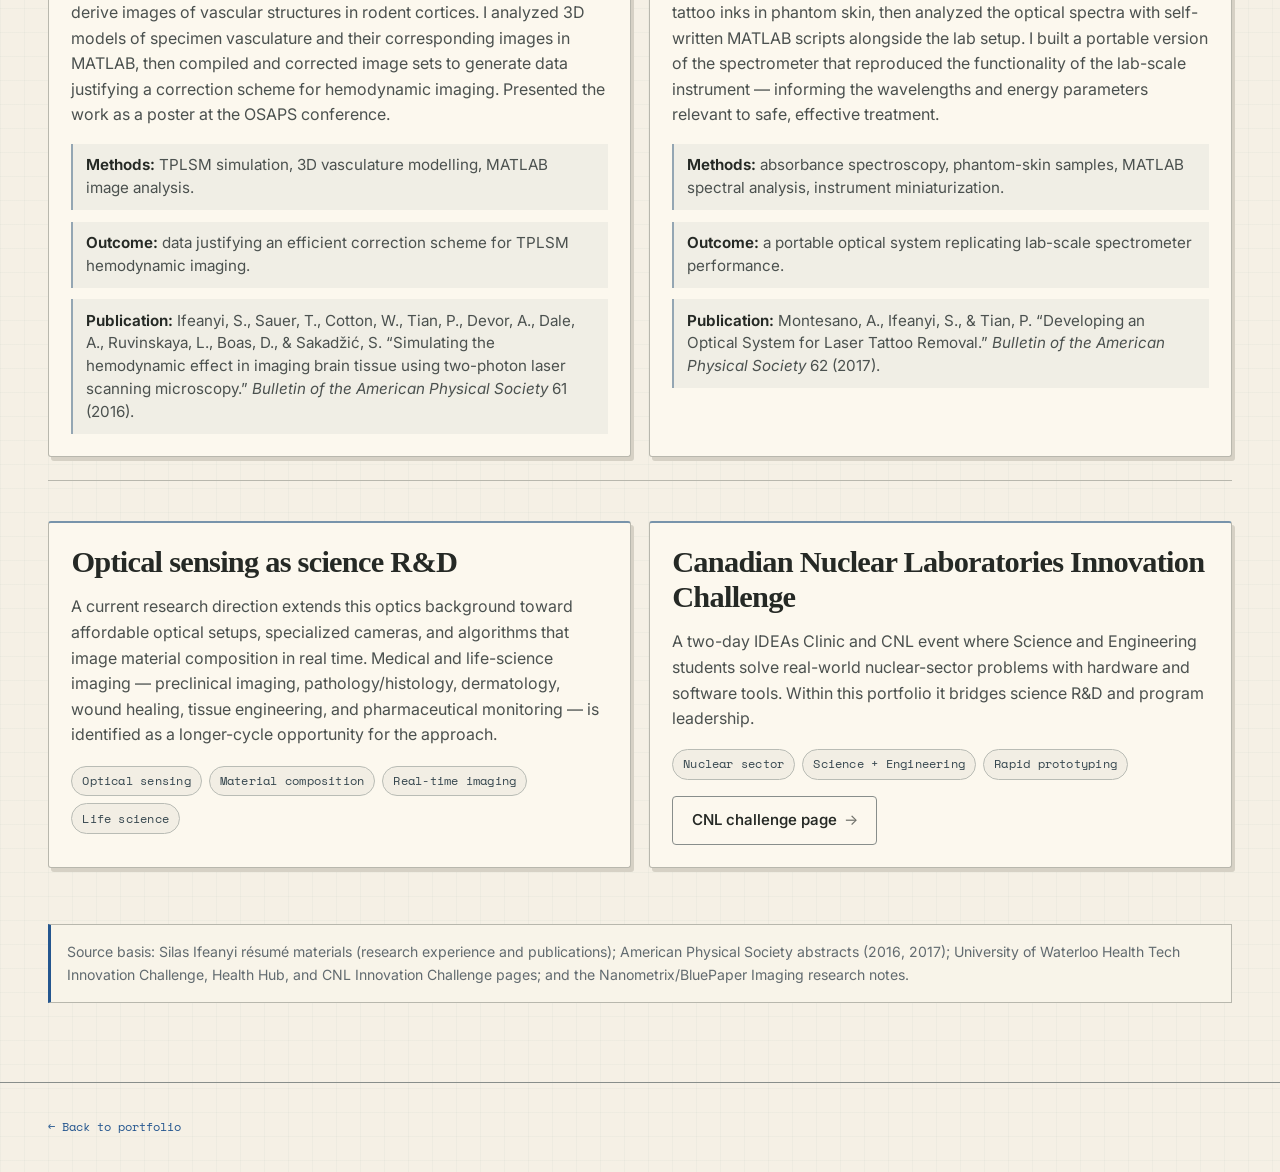
<file: pages/healthcare-science-rnd.html>
<!doctype html>
<html lang="en">
<head>
  <meta charset="utf-8" />
  <meta name="viewport" content="width=device-width, initial-scale=1" />
  <title>Healthcare Research + Science R&D | Silas Ifeanyi</title>
  <link rel="preconnect" href="https://fonts.googleapis.com" />
  <link rel="preconnect" href="https://fonts.gstatic.com" crossorigin />
  <link href="https://fonts.googleapis.com/css2?family=Inter:wght@400;500;600;700&family=Space+Grotesk:wght@400;500;600;700&family=Space+Mono:wght@400;700&display=swap" rel="stylesheet" />
  <link rel="stylesheet" href="../styles.css" />
  <link rel="stylesheet" href="../sketchpad.css?v=20261127-mobile2" />
</head>
<body class="sketch-page">
  <nav class="nav">
    <a class="brand" href="../index.html">Silas Ifeanyi</a>
    <div class="navlinks" aria-label="Desktop navigation">
      <a href="../index.html#projects">Projects &amp; Skills</a>
      <a href="iiot-conveyor.html">IIoT</a>
      <a href="sald-nano-manufacturing.html">SALD</a>
      <a href="machine-learning-physical-ai.html">ML + Physical AI</a>
      <a class="active" aria-current="page" href="healthcare-science-rnd.html">Health R&D</a>
      <a href="project-management-ideas-clinic.html">Project Management</a>
      <a href="web-development.html">Web Development</a>
      <a href="../blog/">Blog</a>
    </div>
    <details class="mobile-menu"><summary aria-label="Navigation menu"><span class="hamburger-icon" aria-hidden="true"><span></span><span></span><span></span></span></summary><div class="mobile-menu-links" aria-label="Mobile navigation">
      <a href="../index.html#projects">Projects &amp; Skills</a>
      <a href="iiot-conveyor.html">IIoT</a>
      <a href="sald-nano-manufacturing.html">SALD</a>
      <a href="machine-learning-physical-ai.html">ML + Physical AI</a>
      <a class="active" aria-current="page" href="healthcare-science-rnd.html">Health R&D</a>
      <a href="project-management-ideas-clinic.html">Project Management</a>
      <a href="web-development.html">Web Development</a>
      <a href="../blog/">Blog</a>
    </div></details>
  </nav>

  <header class="page-hero">
    <div class="sheet-breadcrumb"><a href="../index.html#projects">← Portfolio</a><span>/</span><span>SHEET 07 · CASE STUDY</span></div>
    <div class="case-hero-grid"><div class="case-hero-copy">
    <div class="eyebrow">Health Tech · Optical Physics · Human-Centred Engineering</div>
    <h1>Healthcare innovation through sensing, prototyping, and applied research.</h1>
    <p class="lede">A track spanning a co-founded medtech startup, published optical-physics research in biomedical imaging, and health-innovation challenge programming — connecting affordable sensing to clinical and life-science contexts.</p>
  </div><figure class="case-hero-figure"><svg class="project-drawing health" viewBox="0 0 300 195" role="img" aria-label="health conceptual engineering illustration"><g fill="none" stroke="currentColor" stroke-width="1.5" stroke-linecap="round" stroke-linejoin="round"><path d="M84 35H216V150H84Z M98 49H202V119H98Z M114 150V169H186V150"/><path class="beam" d="M104 87H125L134 67L143 106L155 76L167 87H196" stroke="#275ba5" stroke-width="2"/><path d="M23 91H84 M216 91H277 M34 70V112 M266 70V112"/><circle cx="34" cy="91" r="18"/><circle cx="266" cy="91" r="18"/><text x="97" y="30">SENSING / R&D</text></g></svg><figcaption><span>DWG SI-07 · REV A</span><span>CONCEPT / APPLIED SENSING</span></figcaption></figure></div>
  </header>

  <main class="content">
    <!-- ===================== HYPOTECH ===================== -->
    <section class="split">
      <div class="card">
        <div class="kicker">Medtech startup · 2018–2019</div>
        <h2>Hypotech — early hypoglycemia detection</h2>
        <p>Co-founded a medical-device startup developing a wearable, miniature-sensor platform to detect hypoglycemia early for diabetics and their caretakers. I owned hardware bring-up, prototyping, validation, and risk analysis, translating emerging research signals into a device concept.</p>
        <ul class="fact-list">
          <li><strong>Role:</strong> Co-founder and device prototyping engineer — hardware design, sensor selection, and feasibility.</li>
          <li><strong>Discovery:</strong> validated the concept through interviews with University Hospitals and Cleveland Clinic physicians, a CWRU professor, and Cleveland Clinic Innovation stakeholders.</li>
          <li><strong>IP:</strong> prepared a preliminary patent application for the new design.</li>
          <li><strong>Recognition:</strong> won a $3,500 cash prize at the Cleveland Medical Hackathon and PitchU competitions.</li>
        </ul>
        <div class="tag-row"><span class="tag">Wearable sensing</span><span class="tag">Hardware bring-up</span><span class="tag">Risk analysis</span><span class="tag">Patent</span></div>
      </div>
      <div class="card">
        <div class="kicker">Health innovation programming</div>
        <h2>Health Tech Innovation Challenge</h2>
        <p>The IDEAs Clinic Health Tech Innovation Challenge is a fast-paced, multidisciplinary experience where Engineering and Health students address real, complex health challenges with stakeholders — ideation, prototyping, iteration, and final presentations. It sits within the Clinic's Health Hub, which frames work around med tech, patient care, ethical design, and cross-disciplinary collaboration.</p>
        <div class="tag-row"><span class="tag">Health systems</span><span class="tag">Prototyping</span><span class="tag">Human-centred design</span><span class="tag">Stakeholders</span></div>
        <p style="margin-top:1rem"><a class="button" href="https://uwaterloo.ca/engineering-ideas-clinic/co-curricular-activities/health-tech-innovation-challenge">Challenge page</a> <a class="button ghost" href="https://uwaterloo.ca/engineering-ideas-clinic/industry-hubs/health-hub">Health Hub</a></p>
      </div>
    </section>

    <!-- ===================== TIAN RESEARCH ===================== -->
    <section class="section alt">
      <div class="section-head">
        <div class="eyebrow">Optical physics research · John Carroll University · 2015–2016</div>
        <h2>Biomedical optics with Prof. Peifang Tian.</h2>
        <p class="lede">Two undergraduate research projects in the JCU Physics Department, each resulting in a published abstract in the <em>Bulletin of the American Physical Society</em>.</p>
      </div>
      <div class="grid two">
        <div class="card">
          <div class="kicker">Neurovascular imaging</div>
          <h3>Two-photon microscopy correction scheme</h3>
          <p>Built a simulation of two-photon laser scanning microscopy (TPLSM) to derive images of vascular structures in rodent cortices. I analyzed 3D models of specimen vasculature and their corresponding images in MATLAB, then compiled and corrected image sets to generate data justifying a correction scheme for hemodynamic imaging. Presented the work as a poster at the OSAPS conference.</p>
          <ul class="fact-list">
            <li><strong>Methods:</strong> TPLSM simulation, 3D vasculature modelling, MATLAB image analysis.</li>
            <li><strong>Outcome:</strong> data justifying an efficient correction scheme for TPLSM hemodynamic imaging.</li>
            <li><strong>Publication:</strong> Ifeanyi, S., Sauer, T., Cotton, W., Tian, P., Devor, A., Dale, A., Ruvinskaya, L., Boas, D., &amp; Sakadžić, S. “Simulating the hemodynamic effect in imaging brain tissue using two-photon laser scanning microscopy.” <em>Bulletin of the American Physical Society</em> 61 (2016).</li>
          </ul>
        </div>
        <div class="card">
          <div class="kicker">Clinical photonics</div>
          <h3>Portable spectrometer for laser tattoo removal</h3>
          <p>Assembled laboratory apparatus to measure the absorbance spectra of tattoo inks in phantom skin, then analyzed the optical spectra with self-written MATLAB scripts alongside the lab setup. I built a portable version of the spectrometer that reproduced the functionality of the lab-scale instrument — informing the wavelengths and energy parameters relevant to safe, effective treatment.</p>
          <ul class="fact-list">
            <li><strong>Methods:</strong> absorbance spectroscopy, phantom-skin samples, MATLAB spectral analysis, instrument miniaturization.</li>
            <li><strong>Outcome:</strong> a portable optical system replicating lab-scale spectrometer performance.</li>
            <li><strong>Publication:</strong> Montesano, A., Ifeanyi, S., &amp; Tian, P. “Developing an Optical System for Laser Tattoo Removal.” <em>Bulletin of the American Physical Society</em> 62 (2017).</li>
          </ul>
        </div>
      </div>
    </section>

    <!-- ===================== SCIENCE R&D DIRECTIONS ===================== -->
    <section class="section">
      <div class="grid two">
        <div class="card">
          <h2>Optical sensing as science R&D</h2>
          <p>A current research direction extends this optics background toward affordable optical setups, specialized cameras, and algorithms that image material composition in real time. Medical and life-science imaging — preclinical imaging, pathology/histology, dermatology, wound healing, tissue engineering, and pharmaceutical monitoring — is identified as a longer-cycle opportunity for the approach.</p>
          <div class="tag-row"><span class="tag">Optical sensing</span><span class="tag">Material composition</span><span class="tag">Real-time imaging</span><span class="tag">Life science</span></div>
        </div>
        <div class="card">
          <h2>Canadian Nuclear Laboratories Innovation Challenge</h2>
          <p>A two-day IDEAs Clinic and CNL event where Science and Engineering students solve real-world nuclear-sector problems with hardware and software tools. Within this portfolio it bridges science R&D and program leadership.</p>
          <div class="tag-row"><span class="tag">Nuclear sector</span><span class="tag">Science + Engineering</span><span class="tag">Rapid prototyping</span></div>
          <p style="margin-top:1rem"><a class="button" href="https://uwaterloo.ca/engineering-ideas-clinic/co-curricular-activities/canadian-nuclear-laboratories-innovation-challenge">CNL challenge page</a></p>
        </div>
      </div>
    </section>

    <p class="source-note">Source basis: Silas Ifeanyi résumé materials (research experience and publications); American Physical Society abstracts (2016, 2017); University of Waterloo Health Tech Innovation Challenge, Health Hub, and CNL Innovation Challenge pages; and the Nanometrix/BluePaper Imaging research notes.</p>
  </main>

  <footer class="footer"><a href="../index.html">← Back to portfolio</a></footer>
  </body>
</html>
</file>
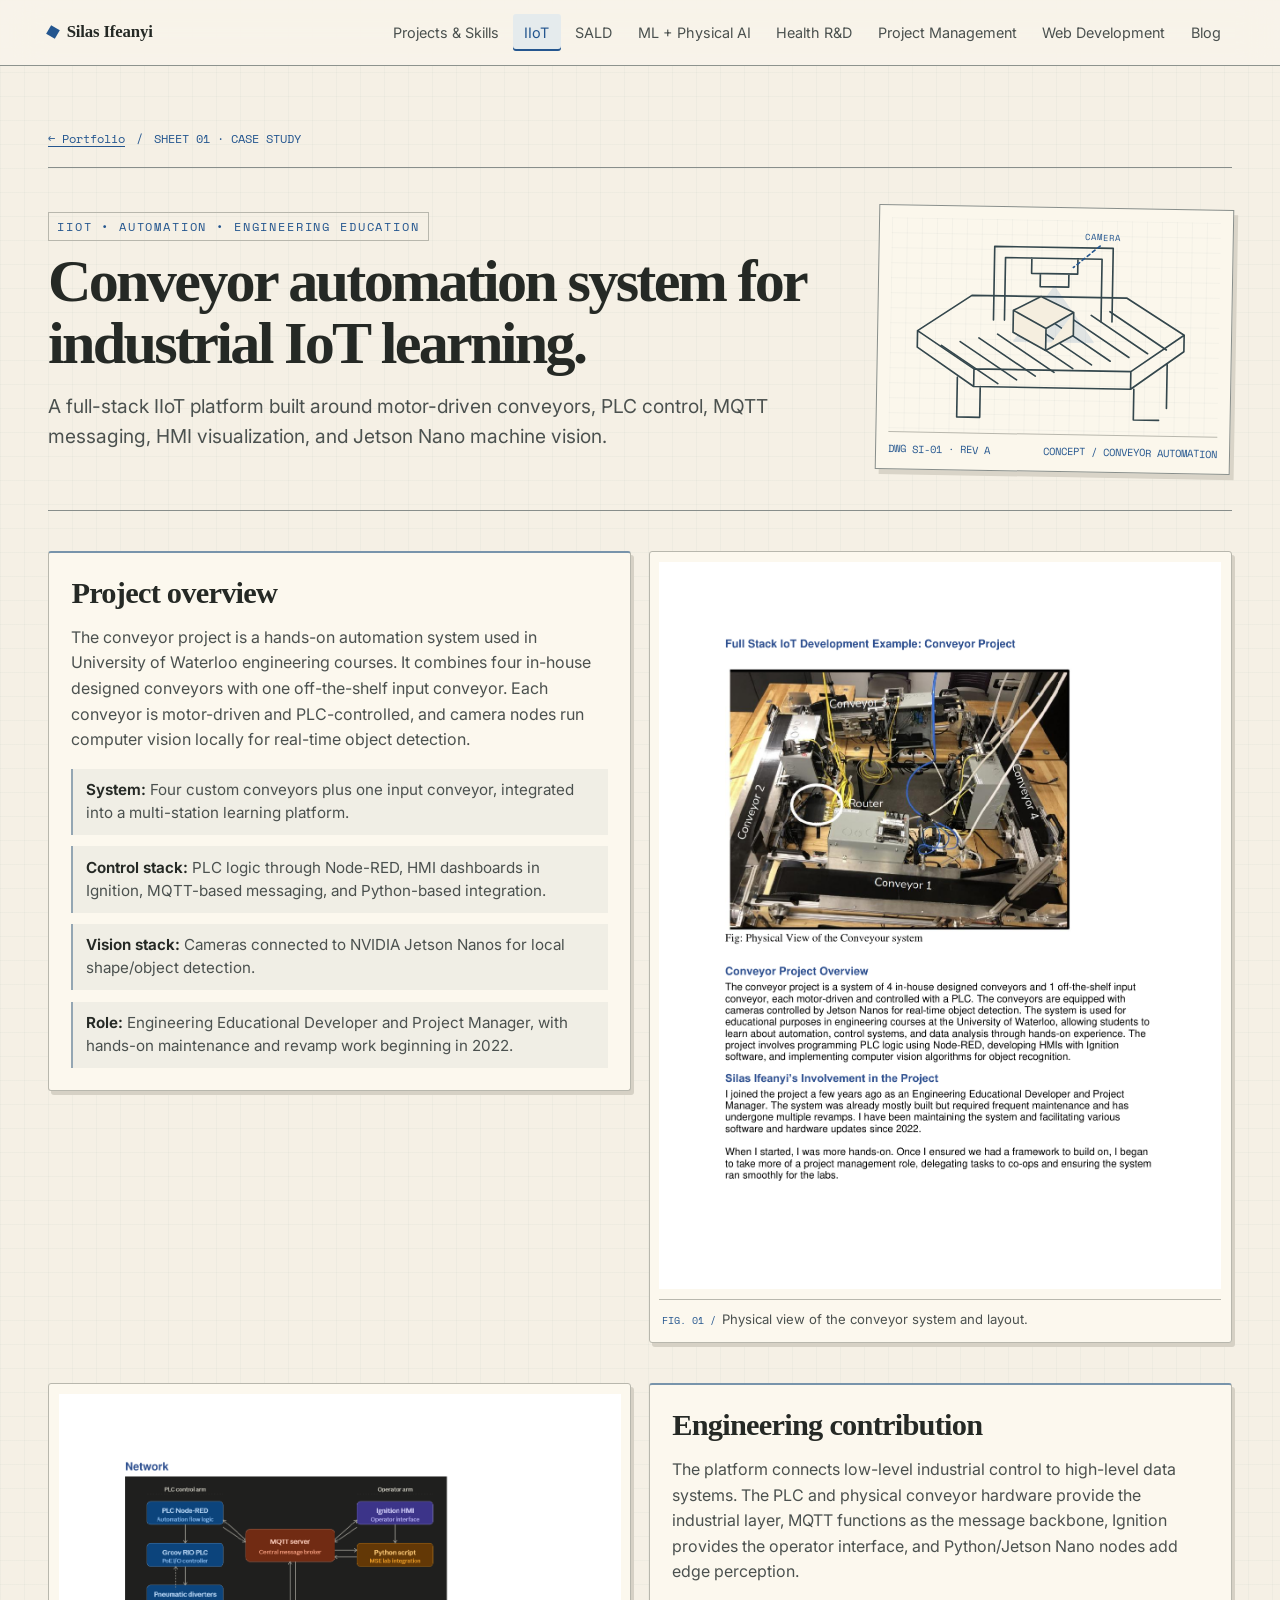
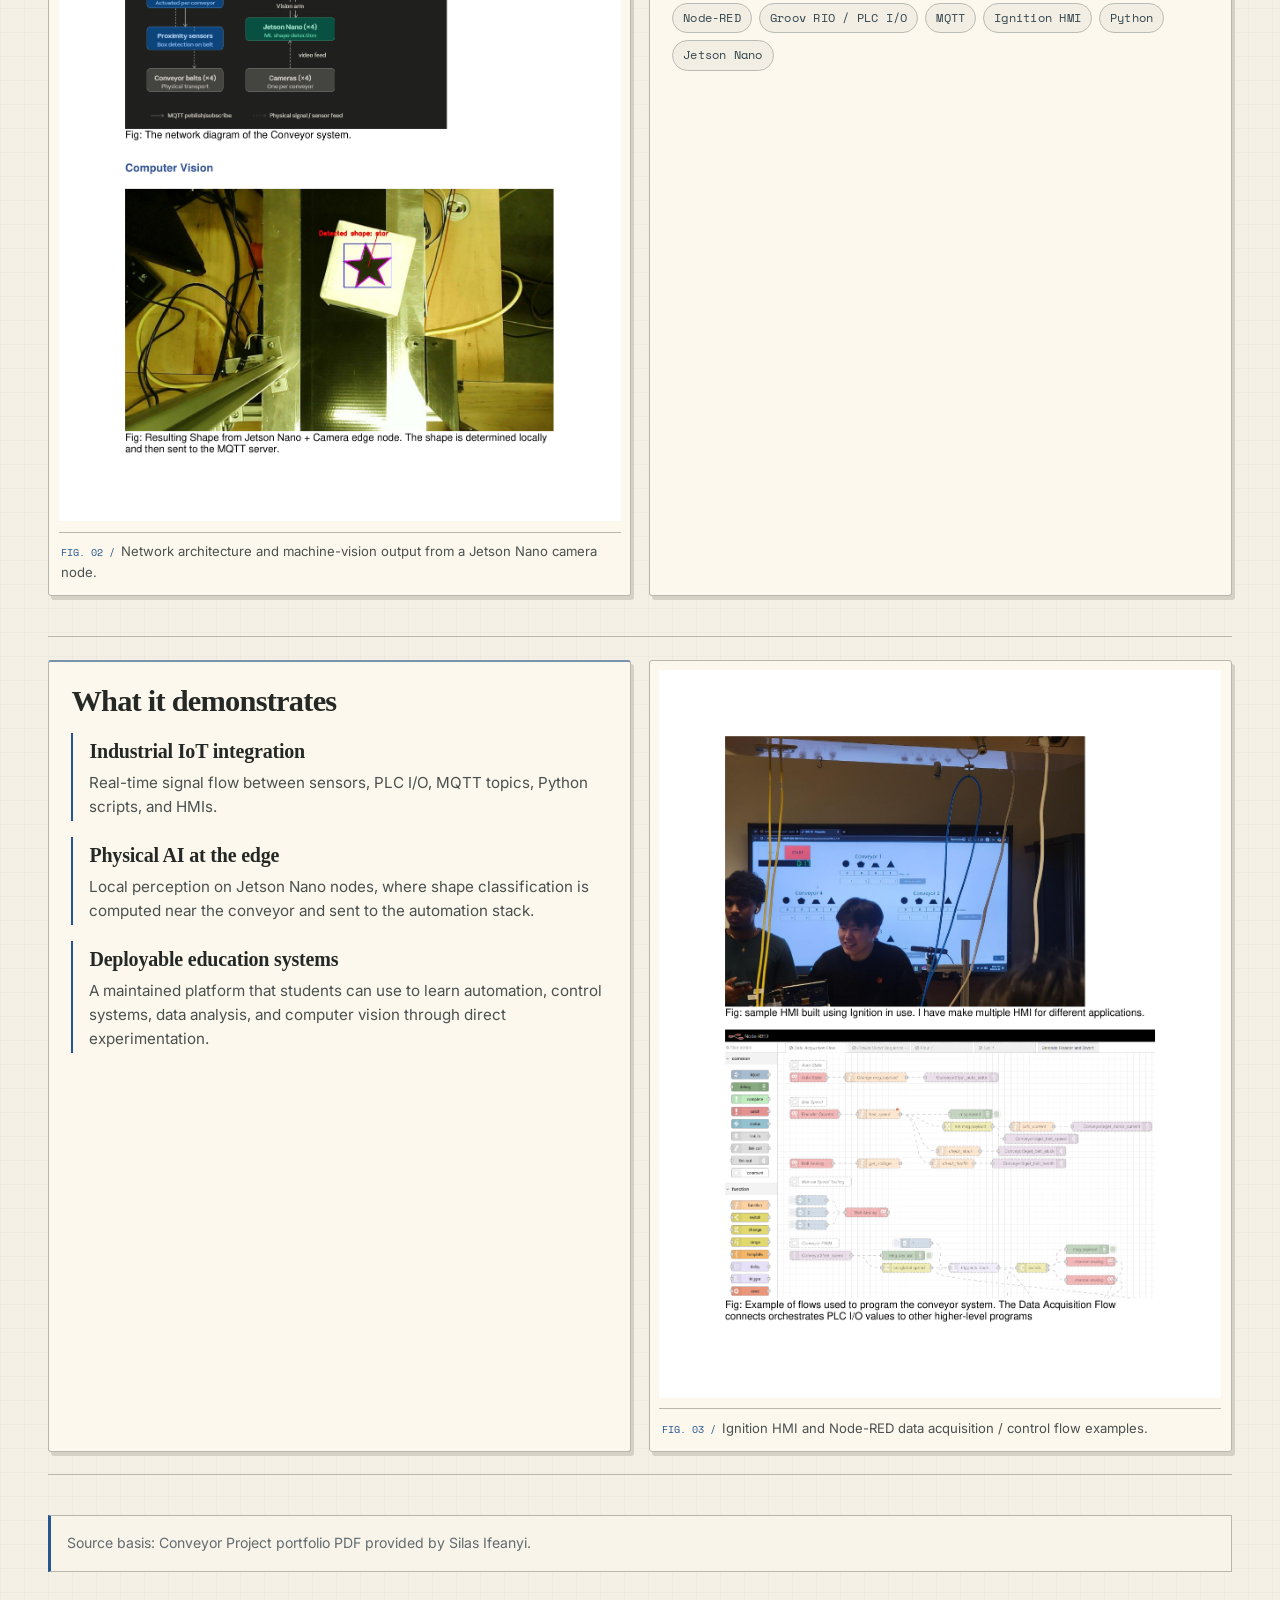
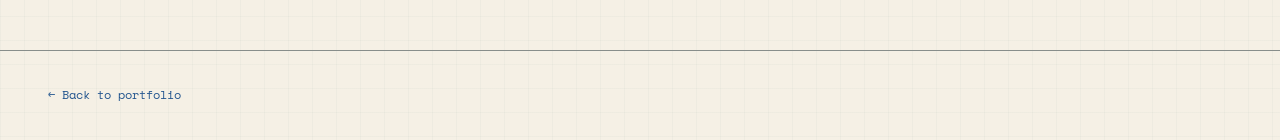
<file: pages/iiot-conveyor.html>
<!doctype html>
<html lang="en">
<head>
  <meta charset="utf-8" />
  <meta name="viewport" content="width=device-width, initial-scale=1" />
  <title>IIoT + Conveyor Automation | Silas Ifeanyi</title>
  <link rel="preconnect" href="https://fonts.googleapis.com" />
  <link rel="preconnect" href="https://fonts.gstatic.com" crossorigin />
  <link href="https://fonts.googleapis.com/css2?family=Inter:wght@400;500;600;700&family=Space+Grotesk:wght@400;500;600;700&family=Space+Mono:wght@400;700&display=swap" rel="stylesheet" />
  <link rel="stylesheet" href="../styles.css" />
  <link rel="stylesheet" href="../sketchpad.css?v=20261127-mobile2" />
</head>
<body class="sketch-page">
  <nav class="nav">
    <a class="brand" href="../index.html">Silas Ifeanyi</a>
    <div class="navlinks" aria-label="Desktop navigation">
      <a href="../index.html#projects">Projects &amp; Skills</a>
      <a class="active" aria-current="page" href="iiot-conveyor.html">IIoT</a>
      <a href="sald-nano-manufacturing.html">SALD</a>
      <a href="machine-learning-physical-ai.html">ML + Physical AI</a>
      <a href="healthcare-science-rnd.html">Health R&D</a>
      <a href="project-management-ideas-clinic.html">Project Management</a>
      <a href="web-development.html">Web Development</a>
      <a href="../blog/">Blog</a>
    </div>
    <details class="mobile-menu"><summary aria-label="Navigation menu"><span class="hamburger-icon" aria-hidden="true"><span></span><span></span><span></span></span></summary><div class="mobile-menu-links" aria-label="Mobile navigation">
      <a href="../index.html#projects">Projects &amp; Skills</a>
      <a class="active" aria-current="page" href="iiot-conveyor.html">IIoT</a>
      <a href="sald-nano-manufacturing.html">SALD</a>
      <a href="machine-learning-physical-ai.html">ML + Physical AI</a>
      <a href="healthcare-science-rnd.html">Health R&D</a>
      <a href="project-management-ideas-clinic.html">Project Management</a>
      <a href="web-development.html">Web Development</a>
      <a href="../blog/">Blog</a>
    </div></details>
  </nav>
  <header class="page-hero">
    <div class="sheet-breadcrumb"><a href="../index.html#projects">← Portfolio</a><span>/</span><span>SHEET 01 · CASE STUDY</span></div>
    <div class="case-hero-grid"><div class="case-hero-copy">
    <div class="eyebrow">IIoT • Automation • Engineering Education</div>
    <h1>Conveyor automation system for industrial IoT learning.</h1>
    <p class="lede">A full-stack IIoT platform built around motor-driven conveyors, PLC control, MQTT messaging, HMI visualization, and Jetson Nano machine vision.</p>
  </div><figure class="case-hero-figure"><svg class="project-drawing conveyor" viewBox="0 0 300 195" role="img" aria-label="conveyor conceptual engineering illustration"><g fill="none" stroke="currentColor" stroke-width="1.5" stroke-linecap="round" stroke-linejoin="round"><path d="M25 103 74 70 215 70 268 103 220 137 77 137Z M25 103V118L77 153H220L268 118V103 M77 137V153 M220 137V153 M62 145V181 M83 153V181 M223 153V181 M253 130V170 M62 181H83 M223 181H246"/><path d="M47 116l52 34"/><path d="M64 112.3l52 34"/><path d="M81 108.6l52 34"/><path d="M98 104.9l52 34"/><path d="M115 101.2l52 34"/><path d="M132 97.5l52 34"/><path d="M149 93.8l52 34"/><path d="M166 90.1l52 34"/><path d="M183 86.4l52 34"/><path d="M200 82.69999999999999l52 34"/><path d="M94 92V25H202V92 M104 92V35H192V92 M128 35V49H170V35 M136 49V61H162V49"/><g class="beam"><path d="M149 61L113 111H185Z" fill="#275ba5" opacity=".12" stroke="#275ba5"/></g><g class="moving"><path d="M112 83l25-13 30 14-25 15Z M112 83v20l30 16v-20 M142 119l25-14V84" fill="#f5eedf"/></g><text x="176" y="18">CAMERA</text><path d="M190 23L166 43" class="note"/></g></svg><figcaption><span>DWG SI-01 · REV A</span><span>CONCEPT / CONVEYOR AUTOMATION</span></figcaption></figure></div>
  </header>
  <main class="content">
    <section class="split">
      <div class="card">
        <h2>Project overview</h2>
        <p>The conveyor project is a hands-on automation system used in University of Waterloo engineering courses. It combines four in-house designed conveyors with one off-the-shelf input conveyor. Each conveyor is motor-driven and PLC-controlled, and camera nodes run computer vision locally for real-time object detection.</p>
        <ul class="fact-list">
          <li><strong>System:</strong> Four custom conveyors plus one input conveyor, integrated into a multi-station learning platform.</li>
          <li><strong>Control stack:</strong> PLC logic through Node-RED, HMI dashboards in Ignition, MQTT-based messaging, and Python-based integration.</li>
          <li><strong>Vision stack:</strong> Cameras connected to NVIDIA Jetson Nanos for local shape/object detection.</li>
          <li><strong>Role:</strong> Engineering Educational Developer and Project Manager, with hands-on maintenance and revamp work beginning in 2022.</li>
        </ul>
      </div>
      <div class="image-card"><img src="../assets/conveyor/page-1.png" alt="Physical view of conveyor system" /><div class="caption">Physical view of the conveyor system and layout.</div></div>
    </section>

    <section class="section">
      <div class="grid two">
        <div class="image-card"><img src="../assets/conveyor/page-2.png" alt="Network diagram and computer vision output" /><div class="caption">Network architecture and machine-vision output from a Jetson Nano camera node.</div></div>
        <div class="card">
          <h2>Engineering contribution</h2>
          <p>The platform connects low-level industrial control to high-level data systems. The PLC and physical conveyor hardware provide the industrial layer, MQTT functions as the message backbone, Ignition provides the operator interface, and Python/Jetson Nano nodes add edge perception.</p>
          <div class="tag-row"><span class="tag">Node-RED</span><span class="tag">Groov RIO / PLC I/O</span><span class="tag">MQTT</span><span class="tag">Ignition HMI</span><span class="tag">Python</span><span class="tag">Jetson Nano</span></div>
        </div>
      </div>
    </section>

    <section class="section alt">
      <div class="grid two">
        <div class="card">
          <h2>What it demonstrates</h2>
          <div class="timeline">
            <div class="item"><h3>Industrial IoT integration</h3><p>Real-time signal flow between sensors, PLC I/O, MQTT topics, Python scripts, and HMIs.</p></div>
            <div class="item"><h3>Physical AI at the edge</h3><p>Local perception on Jetson Nano nodes, where shape classification is computed near the conveyor and sent to the automation stack.</p></div>
            <div class="item"><h3>Deployable education systems</h3><p>A maintained platform that students can use to learn automation, control systems, data analysis, and computer vision through direct experimentation.</p></div>
          </div>
        </div>
        <div class="image-card"><img src="../assets/conveyor/page-5.png" alt="Ignition HMI and Node-RED flow" /><div class="caption">Ignition HMI and Node-RED data acquisition / control flow examples.</div></div>
      </div>
    </section>

    <p class="source-note">Source basis: Conveyor Project portfolio PDF provided by Silas Ifeanyi.</p>
  </main>
  <footer class="footer"><a href="../index.html">← Back to portfolio</a></footer>
  </body>
</html>
</file>
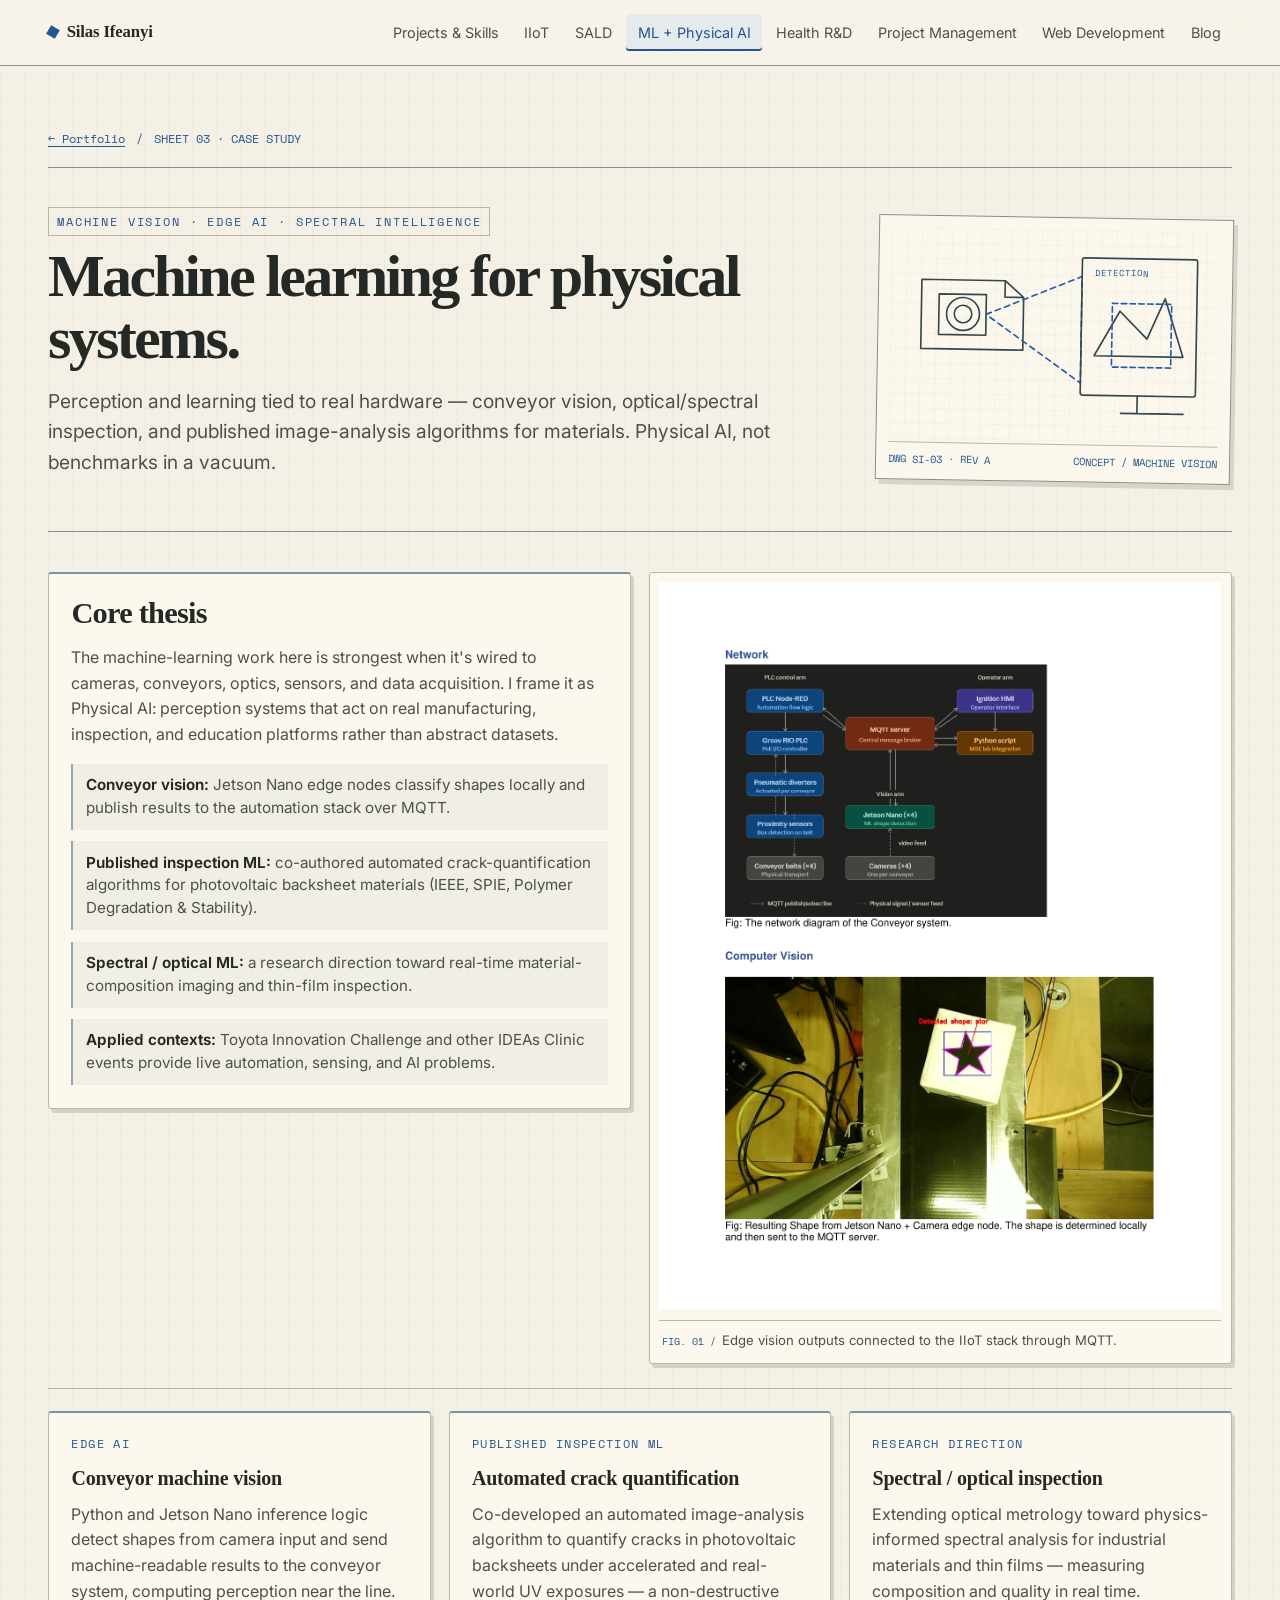
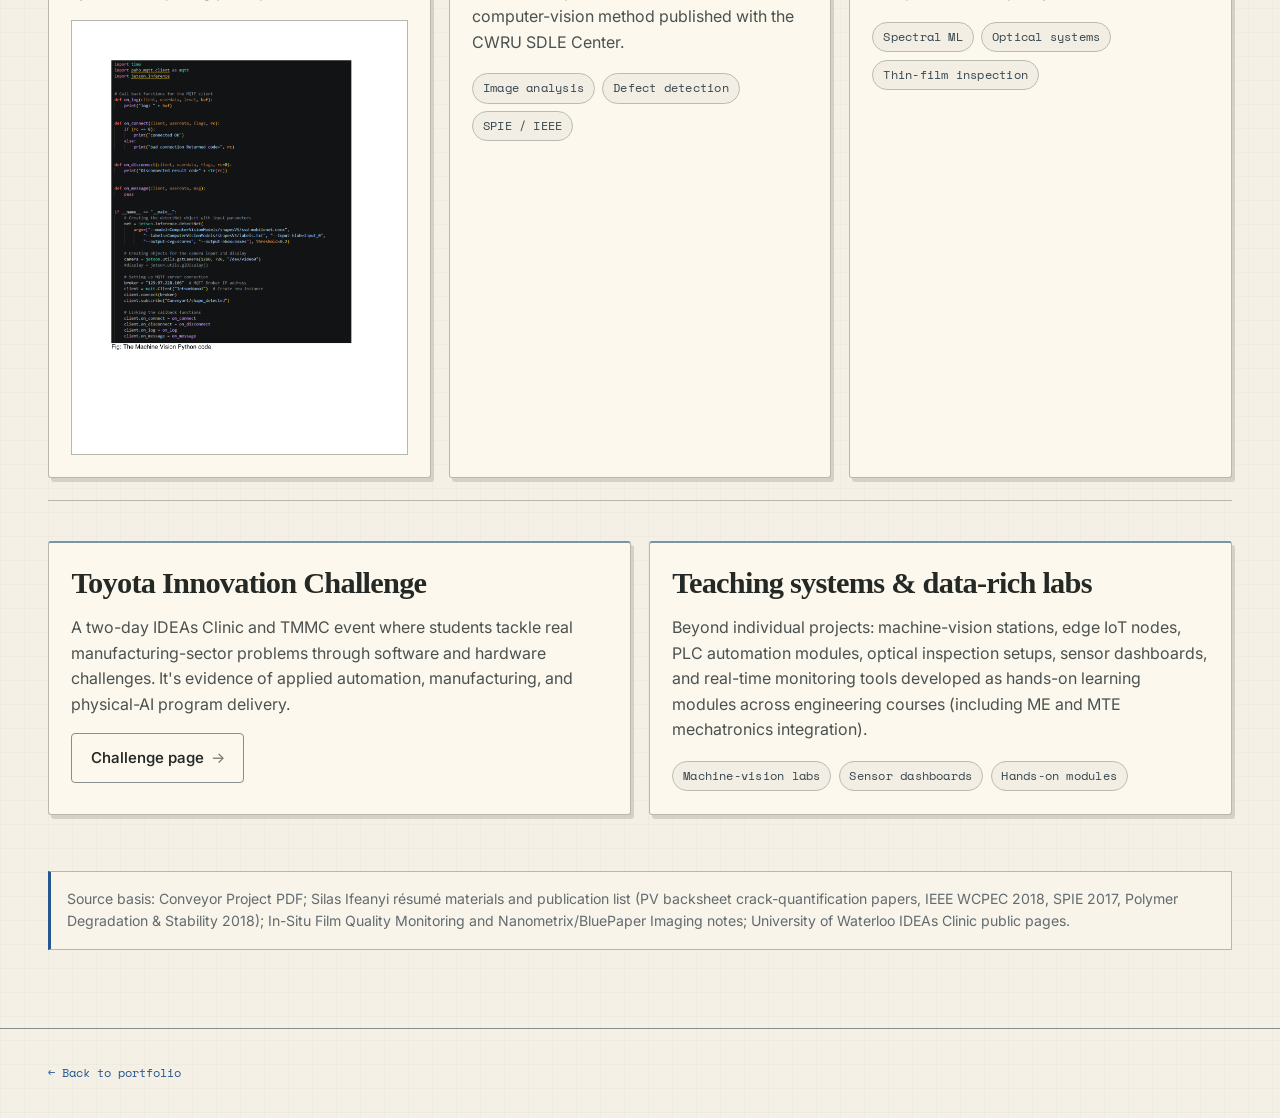
<file: pages/machine-learning-physical-ai.html>
<!doctype html>
<html lang="en">
<head>
  <meta charset="utf-8" />
  <meta name="viewport" content="width=device-width, initial-scale=1" />
  <title>Machine Learning + Physical AI | Silas Ifeanyi</title>
  <link rel="preconnect" href="https://fonts.googleapis.com" />
  <link rel="preconnect" href="https://fonts.gstatic.com" crossorigin />
  <link href="https://fonts.googleapis.com/css2?family=Inter:wght@400;500;600;700&family=Space+Grotesk:wght@400;500;600;700&family=Space+Mono:wght@400;700&display=swap" rel="stylesheet" />
  <link rel="stylesheet" href="../styles.css" />
  <link rel="stylesheet" href="../sketchpad.css?v=20261127-mobile2" />
</head>
<body class="sketch-page">
  <nav class="nav">
    <a class="brand" href="../index.html">Silas Ifeanyi</a>
    <div class="navlinks" aria-label="Desktop navigation">
      <a href="../index.html#projects">Projects &amp; Skills</a>
      <a href="iiot-conveyor.html">IIoT</a>
      <a href="sald-nano-manufacturing.html">SALD</a>
      <a class="active" aria-current="page" href="machine-learning-physical-ai.html">ML + Physical AI</a>
      <a href="healthcare-science-rnd.html">Health R&D</a>
      <a href="project-management-ideas-clinic.html">Project Management</a>
      <a href="web-development.html">Web Development</a>
      <a href="../blog/">Blog</a>
    </div>
    <details class="mobile-menu"><summary aria-label="Navigation menu"><span class="hamburger-icon" aria-hidden="true"><span></span><span></span><span></span></span></summary><div class="mobile-menu-links" aria-label="Mobile navigation">
      <a href="../index.html#projects">Projects &amp; Skills</a>
      <a href="iiot-conveyor.html">IIoT</a>
      <a href="sald-nano-manufacturing.html">SALD</a>
      <a class="active" aria-current="page" href="machine-learning-physical-ai.html">ML + Physical AI</a>
      <a href="healthcare-science-rnd.html">Health R&D</a>
      <a href="project-management-ideas-clinic.html">Project Management</a>
      <a href="web-development.html">Web Development</a>
      <a href="../blog/">Blog</a>
    </div></details>
  </nav>

  <header class="page-hero">
    <div class="sheet-breadcrumb"><a href="../index.html#projects">← Portfolio</a><span>/</span><span>SHEET 03 · CASE STUDY</span></div>
    <div class="case-hero-grid"><div class="case-hero-copy">
    <div class="eyebrow">Machine Vision · Edge AI · Spectral Intelligence</div>
    <h1>Machine learning for physical systems.</h1>
    <p class="lede">Perception and learning tied to real hardware — conveyor vision, optical/spectral inspection, and published image-analysis algorithms for materials. Physical AI, not benchmarks in a vacuum.</p>
  </div><figure class="case-hero-figure"><svg class="project-drawing vision" viewBox="0 0 300 195" role="img" aria-label="vision conceptual engineering illustration"><g fill="none" stroke="currentColor" stroke-width="1.5" stroke-linecap="round" stroke-linejoin="round"><path d="M28 47H104L121 62V110H28Z M104 47V62H121 M44 60H87V97H44Z"/><circle cx="66" cy="78" r="15"/><circle cx="66" cy="78" r="8"/><path class="beam" d="M87 78L174 42V139Z" stroke="#275ba5" stroke-dasharray="5 4"/><rect x="174" y="25" width="105" height="125" rx="2"/><path d="M186 114L209 73L234 98L250 61L267 114Z"/><rect x="202" y="66" width="54" height="58" stroke="#275ba5" stroke-dasharray="5 3"/><path d="M226 150V166H256 M211 166H268"/><text x="186" y="41">DETECTION</text></g></svg><figcaption><span>DWG SI-03 · REV A</span><span>CONCEPT / MACHINE VISION</span></figcaption></figure></div>
  </header>

  <main class="content">
    <section class="split">
      <div class="card">
        <h2>Core thesis</h2>
        <p>The machine-learning work here is strongest when it's wired to cameras, conveyors, optics, sensors, and data acquisition. I frame it as Physical AI: perception systems that act on real manufacturing, inspection, and education platforms rather than abstract datasets.</p>
        <ul class="fact-list">
          <li><strong>Conveyor vision:</strong> Jetson Nano edge nodes classify shapes locally and publish results to the automation stack over MQTT.</li>
          <li><strong>Published inspection ML:</strong> co-authored automated crack-quantification algorithms for photovoltaic backsheet materials (IEEE, SPIE, Polymer Degradation &amp; Stability).</li>
          <li><strong>Spectral / optical ML:</strong> a research direction toward real-time material-composition imaging and thin-film inspection.</li>
          <li><strong>Applied contexts:</strong> Toyota Innovation Challenge and other IDEAs Clinic events provide live automation, sensing, and AI problems.</li>
        </ul>
      </div>
      <div class="image-card"><img src="../assets/conveyor/page-2.png" alt="Conveyor machine vision and network architecture" /><div class="caption">Edge vision outputs connected to the IIoT stack through MQTT.</div></div>
    </section>

    <section class="section alt">
      <div class="grid">
        <div class="card"><div class="kicker">Edge AI</div><h3>Conveyor machine vision</h3><p>Python and Jetson Nano inference logic detect shapes from camera input and send machine-readable results to the conveyor system, computing perception near the line.</p><img src="../assets/conveyor/page-3.png" alt="Machine-vision Python code on the conveyor" /></div>
        <div class="card"><div class="kicker">Published inspection ML</div><h3>Automated crack quantification</h3><p>Co-developed an automated image-analysis algorithm to quantify cracks in photovoltaic backsheets under accelerated and real-world UV exposures — a non-destructive computer-vision method published with the CWRU SDLE Center.</p><div class="tag-row"><span class="tag">Image analysis</span><span class="tag">Defect detection</span><span class="tag">SPIE / IEEE</span></div></div>
        <div class="card"><div class="kicker">Research direction</div><h3>Spectral / optical inspection</h3><p>Extending optical metrology toward physics-informed spectral analysis for industrial materials and thin films — measuring composition and quality in real time.</p><div class="tag-row"><span class="tag">Spectral ML</span><span class="tag">Optical systems</span><span class="tag">Thin-film inspection</span></div></div>
      </div>
    </section>

    <section class="section">
      <div class="grid two">
        <div class="card">
          <h2>Toyota Innovation Challenge</h2>
          <p>A two-day IDEAs Clinic and TMMC event where students tackle real manufacturing-sector problems through software and hardware challenges. It's evidence of applied automation, manufacturing, and physical-AI program delivery.</p>
          <p style="margin-top:1rem"><a class="button" href="https://uwaterloo.ca/engineering-ideas-clinic/co-curricular-activities/toyota-innovation-challenge">Challenge page</a></p>
        </div>
        <div class="card">
          <h2>Teaching systems & data-rich labs</h2>
          <p>Beyond individual projects: machine-vision stations, edge IoT nodes, PLC automation modules, optical inspection setups, sensor dashboards, and real-time monitoring tools developed as hands-on learning modules across engineering courses (including ME and MTE mechatronics integration).</p>
          <div class="tag-row"><span class="tag">Machine-vision labs</span><span class="tag">Sensor dashboards</span><span class="tag">Hands-on modules</span></div>
        </div>
      </div>
    </section>

    <p class="source-note">Source basis: Conveyor Project PDF; Silas Ifeanyi résumé materials and publication list (PV backsheet crack-quantification papers, IEEE WCPEC 2018, SPIE 2017, Polymer Degradation &amp; Stability 2018); In-Situ Film Quality Monitoring and Nanometrix/BluePaper Imaging notes; University of Waterloo IDEAs Clinic public pages.</p>
  </main>

  <footer class="footer"><a href="../index.html">← Back to portfolio</a></footer>
  </body>
</html>
</file>
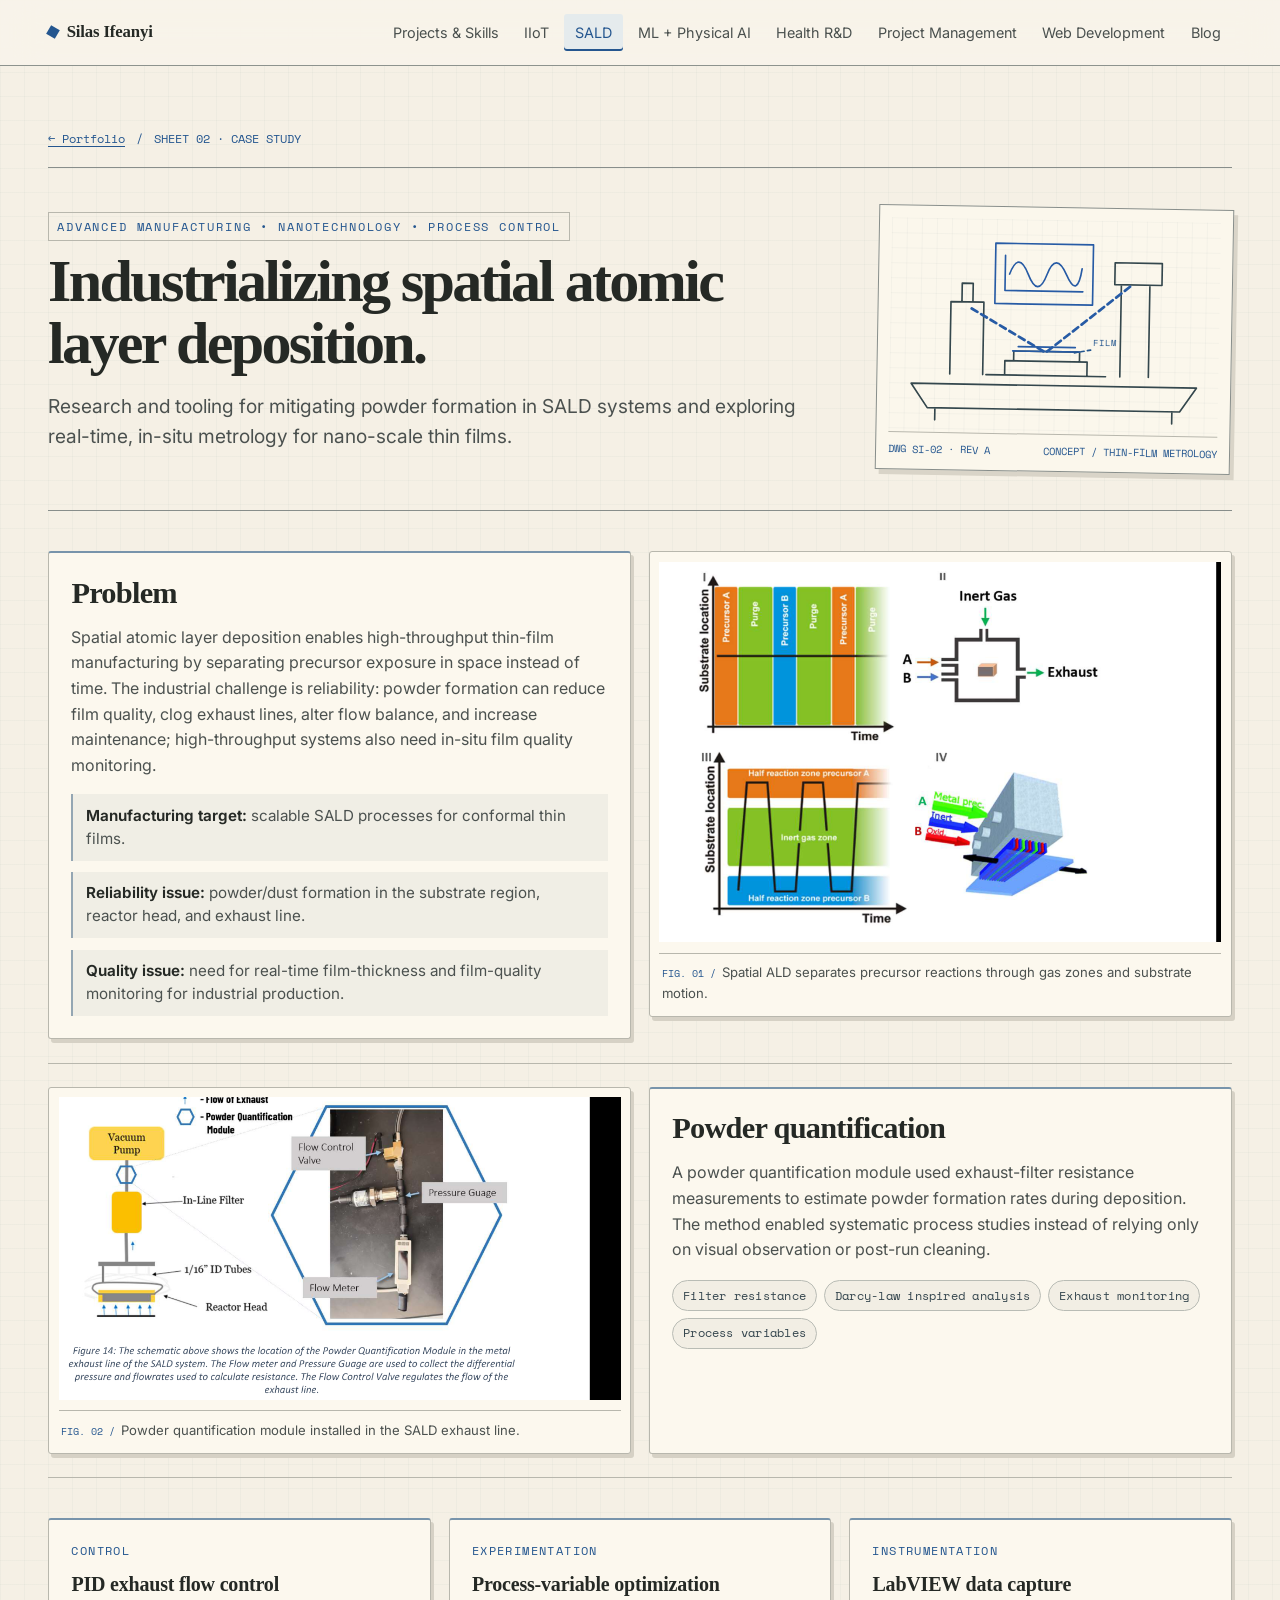
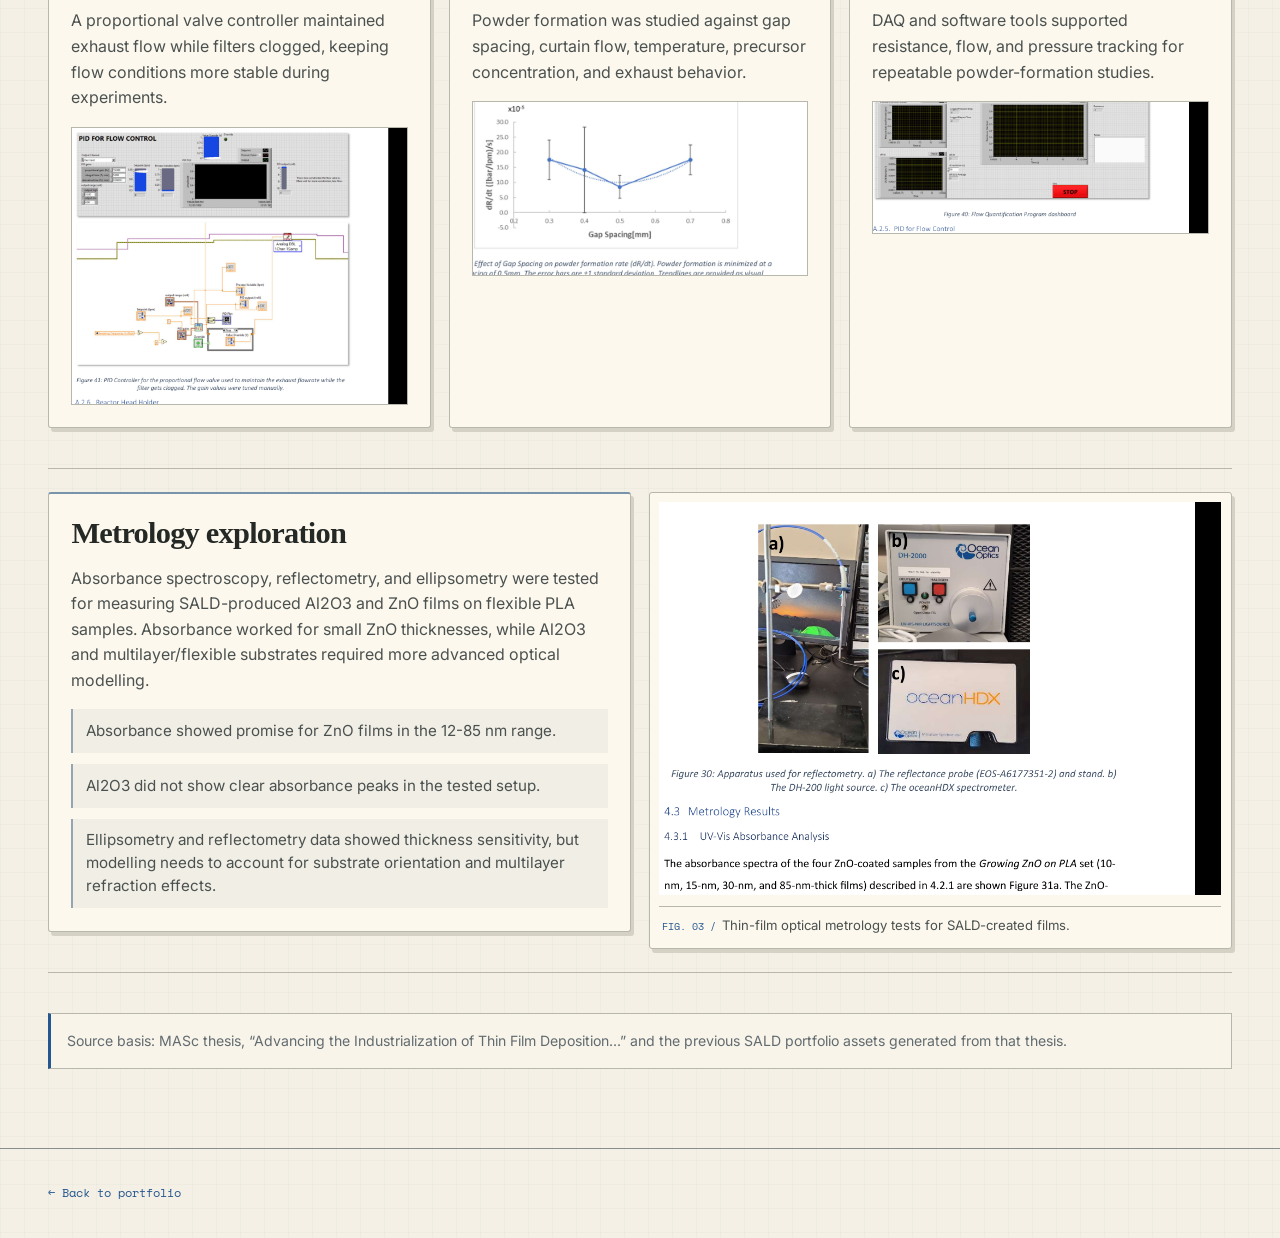
<file: pages/sald-nano-manufacturing.html>
<!doctype html>
<html lang="en">
<head>
  <meta charset="utf-8" />
  <meta name="viewport" content="width=device-width, initial-scale=1" />
  <title>SALD + Nano-Manufacturing | Silas Ifeanyi</title>
  <link rel="preconnect" href="https://fonts.googleapis.com" />
  <link rel="preconnect" href="https://fonts.gstatic.com" crossorigin />
  <link href="https://fonts.googleapis.com/css2?family=Inter:wght@400;500;600;700&family=Space+Grotesk:wght@400;500;600;700&family=Space+Mono:wght@400;700&display=swap" rel="stylesheet" />
  <link rel="stylesheet" href="../styles.css" />
  <link rel="stylesheet" href="../sketchpad.css?v=20261127-mobile2" />
</head>
<body class="sketch-page">
  <nav class="nav">
    <a class="brand" href="../index.html">Silas Ifeanyi</a>
    <div class="navlinks" aria-label="Desktop navigation">
      <a href="../index.html#projects">Projects &amp; Skills</a>
      <a href="iiot-conveyor.html">IIoT</a>
      <a class="active" aria-current="page" href="sald-nano-manufacturing.html">SALD</a>
      <a href="machine-learning-physical-ai.html">ML + Physical AI</a>
      <a href="healthcare-science-rnd.html">Health R&D</a>
      <a href="project-management-ideas-clinic.html">Project Management</a>
      <a href="web-development.html">Web Development</a>
      <a href="../blog/">Blog</a>
    </div>
    <details class="mobile-menu"><summary aria-label="Navigation menu"><span class="hamburger-icon" aria-hidden="true"><span></span><span></span><span></span></span></summary><div class="mobile-menu-links" aria-label="Mobile navigation">
      <a href="../index.html#projects">Projects &amp; Skills</a>
      <a href="iiot-conveyor.html">IIoT</a>
      <a class="active" aria-current="page" href="sald-nano-manufacturing.html">SALD</a>
      <a href="machine-learning-physical-ai.html">ML + Physical AI</a>
      <a href="healthcare-science-rnd.html">Health R&D</a>
      <a href="project-management-ideas-clinic.html">Project Management</a>
      <a href="web-development.html">Web Development</a>
      <a href="../blog/">Blog</a>
    </div></details>
  </nav>
  <header class="page-hero">
    <div class="sheet-breadcrumb"><a href="../index.html#projects">← Portfolio</a><span>/</span><span>SHEET 02 · CASE STUDY</span></div>
    <div class="case-hero-grid"><div class="case-hero-copy">
    <div class="eyebrow">Advanced Manufacturing • Nanotechnology • Process Control</div>
    <h1>Industrializing spatial atomic layer deposition.</h1>
    <p class="lede">Research and tooling for mitigating powder formation in SALD systems and exploring real-time, in-situ metrology for nano-scale thin films.</p>
  </div><figure class="case-hero-figure"><svg class="project-drawing sald" viewBox="0 0 300 195" role="img" aria-label="sald conceptual engineering illustration"><g fill="none" stroke="currentColor" stroke-width="1.5" stroke-linecap="round" stroke-linejoin="round"><path d="M20 151H280L265 173H35Z M42 173V184 M258 173V184 M55 142V76H85V142 M65 76V59H75V76 M210 142V58H236V142 M204 58H247V38H204Z M88 142H197 M105 142V129H180V142 M113 129V120H173V129"/><g class="beam"><path d="M74 82L142 121L220 58" stroke="#275ba5" stroke-width="2.5" stroke-dasharray="6 4"/></g><path d="M112 120H173 M117 116H169" stroke="#275ba5"/><path d="M95 22H184V77H95Z M104 65V33 M104 65H175 M108 50Q116 28 125 50T142 50T160 50T174 44" stroke="#275ba5"/><text x="185" y="114">FILM</text><path class="note" d="M183 118L167 121"/></g></svg><figcaption><span>DWG SI-02 · REV A</span><span>CONCEPT / THIN-FILM METROLOGY</span></figcaption></figure></div>
  </header>
  <main class="content">
    <section class="split">
      <div class="card">
        <h2>Problem</h2>
        <p>Spatial atomic layer deposition enables high-throughput thin-film manufacturing by separating precursor exposure in space instead of time. The industrial challenge is reliability: powder formation can reduce film quality, clog exhaust lines, alter flow balance, and increase maintenance; high-throughput systems also need in-situ film quality monitoring.</p>
        <ul class="fact-list">
          <li><strong>Manufacturing target:</strong> scalable SALD processes for conformal thin films.</li>
          <li><strong>Reliability issue:</strong> powder/dust formation in the substrate region, reactor head, and exhaust line.</li>
          <li><strong>Quality issue:</strong> need for real-time film-thickness and film-quality monitoring for industrial production.</li>
        </ul>
      </div>
      <div class="image-card"><img src="../assets/sald/sald_process.png" alt="SALD process schematic" /><div class="caption">Spatial ALD separates precursor reactions through gas zones and substrate motion.</div></div>
    </section>

    <section class="section alt">
      <div class="grid two">
        <div class="image-card"><img src="../assets/sald/powder_module.png" alt="Powder quantification module" /><div class="caption">Powder quantification module installed in the SALD exhaust line.</div></div>
        <div class="card">
          <h2>Powder quantification</h2>
          <p>A powder quantification module used exhaust-filter resistance measurements to estimate powder formation rates during deposition. The method enabled systematic process studies instead of relying only on visual observation or post-run cleaning.</p>
          <div class="tag-row"><span class="tag">Filter resistance</span><span class="tag">Darcy-law inspired analysis</span><span class="tag">Exhaust monitoring</span><span class="tag">Process variables</span></div>
        </div>
      </div>
    </section>

    <section class="section">
      <div class="grid">
        <div class="card"><div class="kicker">Control</div><h3>PID exhaust flow control</h3><p>A proportional valve controller maintained exhaust flow while filters clogged, keeping flow conditions more stable during experiments.</p><img src="../assets/sald/pid_control.png" alt="PID control dashboard" /></div>
        <div class="card"><div class="kicker">Experimentation</div><h3>Process-variable optimization</h3><p>Powder formation was studied against gap spacing, curtain flow, temperature, precursor concentration, and exhaust behavior.</p><img src="../assets/sald/gap_result.png" alt="Gap spacing result" /></div>
        <div class="card"><div class="kicker">Instrumentation</div><h3>LabVIEW data capture</h3><p>DAQ and software tools supported resistance, flow, and pressure tracking for repeatable powder-formation studies.</p><img src="../assets/sald/labview_dashboard.png" alt="LabVIEW dashboard" /></div>
      </div>
    </section>

    <section class="section alt">
      <div class="split">
        <div class="card">
          <h2>Metrology exploration</h2>
          <p>Absorbance spectroscopy, reflectometry, and ellipsometry were tested for measuring SALD-produced Al2O3 and ZnO films on flexible PLA samples. Absorbance worked for small ZnO thicknesses, while Al2O3 and multilayer/flexible substrates required more advanced optical modelling.</p>
          <ul class="fact-list">
            <li>Absorbance showed promise for ZnO films in the 12-85 nm range.</li>
            <li>Al2O3 did not show clear absorbance peaks in the tested setup.</li>
            <li>Ellipsometry and reflectometry data showed thickness sensitivity, but modelling needs to account for substrate orientation and multilayer refraction effects.</li>
          </ul>
        </div>
        <div class="image-card"><img src="../assets/sald/metrology.png" alt="Metrology result" /><div class="caption">Thin-film optical metrology tests for SALD-created films.</div></div>
      </div>
    </section>

    <p class="source-note">Source basis: MASc thesis, “Advancing the Industrialization of Thin Film Deposition...” and the previous SALD portfolio assets generated from that thesis.</p>
  </main>
  <footer class="footer"><a href="../index.html">← Back to portfolio</a></footer>
  </body>
</html>
</file>
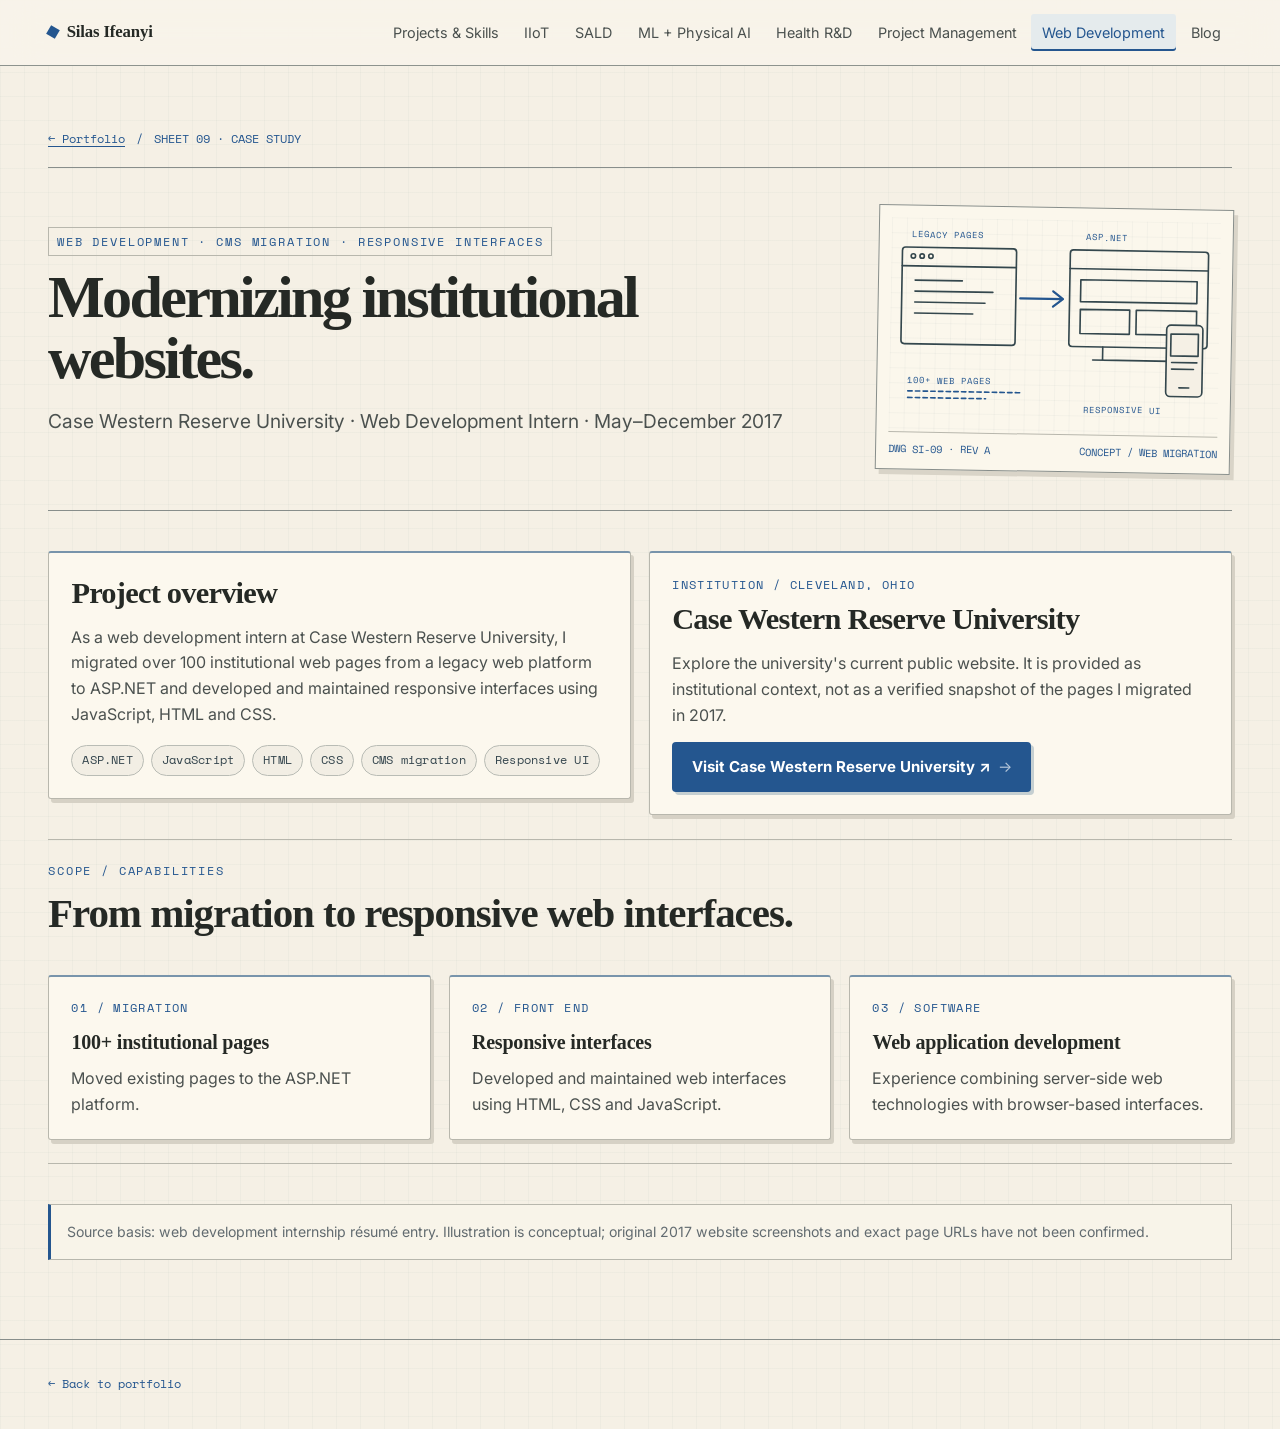
<file: pages/web-development.html>
<!doctype html>
<html lang="en">
<head>
  <meta charset="utf-8" />
  <meta name="viewport" content="width=device-width, initial-scale=1" />
  <title>Web Development &amp; Migration | Silas Ifeanyi</title>
  <link rel="preconnect" href="https://fonts.googleapis.com" />
  <link rel="preconnect" href="https://fonts.gstatic.com" crossorigin />
  <link href="https://fonts.googleapis.com/css2?family=Inter:wght@400;500;600;700&family=Space+Grotesk:wght@400;500;600;700&family=Space+Mono:wght@400;700&display=swap" rel="stylesheet" />
  <link rel="stylesheet" href="../styles.css" />
  <link rel="stylesheet" href="../sketchpad.css?v=20261127-mobile2" />
</head>
<body class="sketch-page">
  <nav class="nav">
    <a class="brand" href="../index.html">Silas Ifeanyi</a>
    <div class="navlinks" aria-label="Desktop navigation">
      <a href="../index.html#projects">Projects &amp; Skills</a>
      <a href="iiot-conveyor.html">IIoT</a>
      <a href="sald-nano-manufacturing.html">SALD</a>
      <a href="machine-learning-physical-ai.html">ML + Physical AI</a>
      <a href="healthcare-science-rnd.html">Health R&D</a>
      <a href="project-management-ideas-clinic.html">Project Management</a>
      <a class="active" aria-current="page" href="web-development.html">Web Development</a>
      <a href="../blog/">Blog</a>
    </div>
    <details class="mobile-menu"><summary aria-label="Navigation menu"><span class="hamburger-icon" aria-hidden="true"><span></span><span></span><span></span></span></summary><div class="mobile-menu-links" aria-label="Mobile navigation">
      <a href="../index.html#projects">Projects &amp; Skills</a>
      <a href="iiot-conveyor.html">IIoT</a>
      <a href="sald-nano-manufacturing.html">SALD</a>
      <a href="machine-learning-physical-ai.html">ML + Physical AI</a>
      <a href="healthcare-science-rnd.html">Health R&D</a>
      <a href="project-management-ideas-clinic.html">Project Management</a>
      <a class="active" aria-current="page" href="web-development.html">Web Development</a>
      <a href="../blog/">Blog</a>
    </div></details>
  </nav>
  <header class="page-hero">
    <div class="sheet-breadcrumb"><a href="../index.html#projects">← Portfolio</a><span>/</span><span>SHEET 09 · CASE STUDY</span></div>
    <div class="case-hero-grid"><div class="case-hero-copy"><div class="eyebrow">Web development · CMS migration · Responsive interfaces</div><h1>Modernizing institutional websites.</h1><p class="lede">Case Western Reserve University · Web Development Intern · May–December 2017</p></div><figure class="case-hero-figure"><svg class="project-drawing webdev" viewBox="0 0 300 195" role="img" aria-label="Conceptual diagram of legacy web pages migrating to ASP.NET and responsive desktop and mobile interfaces"><g stroke="currentColor" fill="none" stroke-width="1.5" stroke-linecap="round" stroke-linejoin="round"><rect x="10" y="27" width="104" height="88" rx="3"/><path d="M10 44H114 M22 57H65 M22 67H93 M22 77H86 M22 87H75"/><circle cx="20" cy="35" r="2"/><circle cx="28" cy="35" r="2"/><circle cx="36" cy="35" r="2"/><path d="M118 72H157M148 65L157 72L148 79" stroke="#24568f" stroke-width="2"/><rect x="163" y="27" width="126" height="88" rx="3"/><path d="M163 44H289 M173 54H279V74H173Z M173 81H218V103H173Z M224 81H279V103H224Z M194 115V127H258V115 M185 127H266"/><rect x="252" y="94" width="33" height="65" rx="4" fill="#f5f0e5"/><path d="M256 102H281V122H256Z M257 128H280 M257 134H277 M264 151H273"/><g fill="#24568f" stroke="none"><text x="18" y="18">LEGACY PAGES</text><text x="177" y="18">ASP.NET</text><text x="16" y="151">100+ WEB PAGES</text><text x="177" y="175">RESPONSIVE UI</text></g><path d="M17 158H119M17 164H88" stroke="#24568f" stroke-dasharray="4 3"/></g></svg><figcaption><span>DWG SI-09 · REV A</span><span>CONCEPT / WEB MIGRATION</span></figcaption></figure></div>
  </header>
  <main class="content">
    <section class="split">
      <div class="card"><h2>Project overview</h2><p>As a web development intern at Case Western Reserve University, I migrated over 100 institutional web pages from a legacy web platform to ASP.NET and developed and maintained responsive interfaces using JavaScript, HTML and CSS.</p><div class="tag-row"><span class="tag">ASP.NET</span><span class="tag">JavaScript</span><span class="tag">HTML</span><span class="tag">CSS</span><span class="tag">CMS migration</span><span class="tag">Responsive UI</span></div></div>
      <div class="card"><div class="kicker">Institution / Cleveland, Ohio</div><h2>Case Western Reserve University</h2><p>Explore the university's current public website. It is provided as institutional context, not as a verified snapshot of the pages I migrated in 2017.</p><a class="button primary" href="https://case.edu/">Visit Case Western Reserve University ↗</a></div>
    </section>
    <section class="section alt"><div class="section-head"><div class="eyebrow">Scope / capabilities</div><h2>From migration to responsive web interfaces.</h2></div><div class="grid"><div class="card"><div class="kicker">01 / Migration</div><h3>100+ institutional pages</h3><p>Moved existing pages to the ASP.NET platform.</p></div><div class="card"><div class="kicker">02 / Front end</div><h3>Responsive interfaces</h3><p>Developed and maintained web interfaces using HTML, CSS and JavaScript.</p></div><div class="card"><div class="kicker">03 / Software</div><h3>Web application development</h3><p>Experience combining server-side web technologies with browser-based interfaces.</p></div></div></section>
    <p class="source-note">Source basis: web development internship résumé entry. Illustration is conceptual; original 2017 website screenshots and exact page URLs have not been confirmed.</p>
  </main>
  <footer class="footer"><a href="../index.html#projects">← Back to portfolio</a></footer>
  </body>
</html>
</file>
<file: styles.css>
/* ============================================================
   Silas Ifeanyi — Portfolio v2
   Refined dark design system
   ============================================================ */

:root {
  /* base */
  --bg:      #070b12;
  --bg2:     #0b1422;
  --panel:   #0e1828;
  --card:    rgba(255, 255, 255, 0.04);
  --card2:   rgba(255, 255, 255, 0.07);
  --text:    #eef3fa;
  --muted:   #9fb0c6;
  --faint:   #6b7d96;
  --line:    rgba(255, 255, 255, 0.10);
  --line2:   rgba(255, 255, 255, 0.16);

  /* accents (kept for node colors used in markup) */
  --blue:    #6aa3ff;
  --cyan:    #46e3ec;
  --green:   #6fe6a8;
  --gold:    #ffc24b;
  --pink:    #ff86a8;
  --purple:  #b794ff;

  --accent:  #46e3ec;
  --shadow:  0 24px 70px rgba(0, 0, 0, 0.45);
  --shadow-sm: 0 8px 24px rgba(0, 0, 0, 0.30);

  --maxw:    1180px;
  --mono:    "Space Mono", ui-monospace, SFMono-Regular, Menlo, monospace;
  --sans:    "Inter", ui-sans-serif, system-ui, -apple-system, "Segoe UI", sans-serif;
  --display: "Space Grotesk", var(--sans);
}

* { box-sizing: border-box; }
html { scroll-behavior: smooth; -webkit-text-size-adjust: 100%; }

body {
  margin: 0;
  font-family: var(--sans);
  color: var(--text);
  background: var(--bg);
  background-image:
    radial-gradient(900px 600px at 12% -10%, rgba(70, 227, 236, 0.10), transparent 60%),
    radial-gradient(900px 600px at 88% 0%, rgba(183, 148, 255, 0.10), transparent 55%),
    linear-gradient(180deg, var(--bg2), var(--bg) 60%);
  background-attachment: fixed;
  min-height: 100vh;
  line-height: 1.6;
  -webkit-font-smoothing: antialiased;
  text-rendering: optimizeLegibility;
}

a { color: inherit; text-decoration: none; }
img { max-width: 100%; display: block; }
::selection { background: rgba(70, 227, 236, 0.28); }

/* ---------- typography ---------- */
h1, h2, h3 { font-family: var(--display); font-weight: 600; }
h1 {
  font-size: clamp(2.6rem, 6vw, 5.4rem);
  line-height: 1.02;
  letter-spacing: -0.035em;
  margin: 0.5rem 0 1.2rem;
}
h2 { font-size: clamp(1.7rem, 3.2vw, 2.7rem); letter-spacing: -0.025em; margin: 0 0 0.9rem; }
h3 { font-size: 1.18rem; letter-spacing: -0.01em; margin: 0 0 0.5rem; }
p  { color: var(--muted); margin: 0 0 0.9rem; }
strong { color: var(--text); font-weight: 650; }

.eyebrow {
  font-family: var(--mono);
  color: var(--accent);
  font-weight: 400;
  letter-spacing: 0.16em;
  text-transform: uppercase;
  font-size: 0.72rem;
}
.lede { font-size: clamp(1.02rem, 1.5vw, 1.28rem); color: var(--muted); max-width: 64ch; }

/* ---------- nav ---------- */
.nav {
  position: sticky; top: 0; z-index: 40;
  display: flex; align-items: center; justify-content: space-between; gap: 1rem;
  padding: 0.85rem clamp(1.1rem, 5vw, 3rem);
  background: rgba(7, 11, 18, 0.72);
  backdrop-filter: blur(18px) saturate(140%);
  border-bottom: 1px solid var(--line);
}
.brand {
  font-family: var(--display);
  font-weight: 700; letter-spacing: -0.01em; font-size: 1.05rem;
  display: inline-flex; align-items: center; gap: 0.55rem;
}
.brand::before {
  content: ""; width: 0.62rem; height: 0.62rem; border-radius: 50%;
  background: var(--accent); box-shadow: 0 0 16px var(--accent);
}
.navlinks { display: flex; gap: 0.2rem; flex-wrap: wrap; font-size: 0.9rem; }
.navlinks a {
  color: var(--muted); padding: 0.45rem 0.7rem; border-radius: 999px;
  transition: color 0.18s ease, background 0.18s ease;
}
.navlinks a:hover { background: var(--card2); color: var(--text); }
.navlinks a.active { color: var(--text); background: rgba(70, 227, 236, 0.12); }

/* ---------- buttons ---------- */
.button {
  display: inline-flex; align-items: center; gap: 0.45rem;
  border: 1px solid var(--line2); background: var(--card);
  padding: 0.72rem 1.15rem; border-radius: 999px;
  font-weight: 550; font-size: 0.94rem; color: var(--text);
  transition: transform 0.18s ease, background 0.18s ease, border-color 0.18s ease;
}
.button:hover { transform: translateY(-2px); background: var(--card2); border-color: var(--line2); }
.button.primary {
  background: linear-gradient(135deg, var(--cyan), var(--blue));
  color: #04121c; font-weight: 700; border-color: transparent;
  box-shadow: 0 10px 30px rgba(70, 227, 236, 0.22);
}
.button.primary:hover { box-shadow: 0 16px 40px rgba(70, 227, 236, 0.3); }
.button::after { content: "→"; font-weight: 400; opacity: 0.65; transition: transform 0.18s ease; }
.button:hover::after { transform: translateX(3px); }
.button.ghost::after { content: none; }

/* ---------- hero ---------- */
.hero {
  display: grid; grid-template-columns: 1fr 1.05fr; gap: clamp(2rem, 4vw, 4rem);
  align-items: center;
  max-width: var(--maxw); margin: 0 auto;
  padding: clamp(2.5rem, 6vw, 5rem) clamp(1.1rem, 5vw, 3rem) clamp(3rem, 6vw, 5rem);
  min-height: calc(100vh - 64px);
}
.actions { display: flex; flex-wrap: wrap; gap: 0.7rem; margin-top: 1.8rem; }

/* ---------- orbit graph ---------- */
.hero-panel { position: relative; display: grid; place-items: center; min-height: 600px; }
.orbit-wrap { position: relative; width: min(620px, 92vw); aspect-ratio: 1; }
.orbit-ring {
  position: absolute; inset: 6%; border: 1px dashed rgba(255, 255, 255, 0.16);
  border-radius: 50%; animation: spin 46s linear infinite;
}
.orbit-ring.two { inset: 20%; animation-duration: 32s; animation-direction: reverse; opacity: 0.6; }
.orbit-wrap::before {
  content: ""; position: absolute; inset: 14%; border-radius: 50%;
  background: radial-gradient(circle, rgba(70, 227, 236, 0.10), transparent 70%);
  filter: blur(6px);
}
.center-node {
  position: absolute; left: 50%; top: 50%; transform: translate(-50%, -50%);
  width: 188px; height: 188px; border-radius: 50%;
  display: grid; place-items: center; text-align: center; padding: 1rem; z-index: 3;
  background:
    radial-gradient(circle at 35% 25%, rgba(255, 255, 255, 0.18), transparent 55%),
    rgba(14, 24, 40, 0.85);
  border: 1px solid var(--line2);
  box-shadow: var(--shadow), inset 0 0 30px rgba(70, 227, 236, 0.08);
}
.center-node strong { font-family: var(--display); font-size: 1.12rem; }
.center-node span { color: var(--muted); font-size: 0.8rem; display: block; margin-top: 0.3rem; }

.node {
  --angle: 0deg; --radius: 248px; --node-color: var(--blue);
  position: absolute; left: 50%; top: 50%;
  width: 124px; height: 124px; margin: -62px 0 0 -62px;
  border-radius: 26px; padding: 0.85rem;
  display: grid; place-items: center; text-align: center;
  transform: rotate(var(--angle)) translate(var(--radius)) rotate(calc(-1 * var(--angle)));
  background: linear-gradient(160deg, rgba(255, 255, 255, 0.12), rgba(255, 255, 255, 0.03));
  border: 1px solid var(--line);
  box-shadow: var(--shadow-sm);
  color: var(--text);
  transition: transform 0.25s ease, background 0.25s ease, border-color 0.25s ease, box-shadow 0.25s ease;
  z-index: 2;
}
.node::before {
  content: ""; position: absolute; inset: 0; border-radius: inherit;
  border-top: 3px solid var(--node-color); opacity: 0.95;
}
.node span { font-family: var(--display); font-size: 0.86rem; line-height: 1.15; font-weight: 600; }
.node small { display: block; margin-top: 0.35rem; color: var(--muted); font-weight: 500; font-size: 0.7rem; }
.node:hover {
  background: linear-gradient(160deg, rgba(255, 255, 255, 0.2), rgba(255, 255, 255, 0.06));
  border-color: var(--node-color);
  box-shadow: 0 18px 50px rgba(0, 0, 0, 0.5), 0 0 0 1px var(--node-color);
  transform: rotate(var(--angle)) translate(calc(var(--radius) + 10px)) rotate(calc(-1 * var(--angle))) scale(1.06);
}
@keyframes spin { to { transform: rotate(360deg); } }

/* ---------- sections ---------- */
.section { max-width: var(--maxw); margin: 0 auto; padding: clamp(3rem, 6vw, 5rem) clamp(1.1rem, 5vw, 3rem); }
.section.alt {
  max-width: none;
  background: rgba(255, 255, 255, 0.025);
  border-block: 1px solid var(--line);
}
.section.alt > * { max-width: var(--maxw); margin-inline: auto; }
.section-head { margin-bottom: 1.8rem; }

/* ---------- grids & cards ---------- */
.grid { display: grid; grid-template-columns: repeat(3, minmax(0, 1fr)); gap: 1.1rem; }
.grid.two { grid-template-columns: repeat(2, minmax(0, 1fr)); }
.card {
  position: relative;
  background: var(--card);
  border: 1px solid var(--line);
  border-radius: 22px;
  padding: 1.4rem;
  box-shadow: var(--shadow-sm);
  transition: transform 0.2s ease, background 0.2s ease, border-color 0.2s ease;
}
a.card:hover { transform: translateY(-4px); background: var(--card2); border-color: var(--line2); }
.card p:last-child { margin-bottom: 0; }
.card h2 { font-size: 1.4rem; }
.card img { border-radius: 14px; margin-top: 1rem; border: 1px solid var(--line); }

.kicker {
  font-family: var(--mono); color: var(--accent);
  font-size: 0.72rem; font-weight: 400; text-transform: uppercase; letter-spacing: 0.12em;
  margin-bottom: 0.5rem;
}

.tag-row { display: flex; gap: 0.45rem; flex-wrap: wrap; margin-top: 1.1rem; }
.tag {
  border: 1px solid var(--line); border-radius: 999px;
  padding: 0.32rem 0.62rem; color: var(--muted); font-size: 0.76rem;
  background: rgba(255, 255, 255, 0.03);
  font-family: var(--mono); letter-spacing: 0.02em;
}

/* ---------- page hero / content ---------- */
.page-hero {
  max-width: var(--maxw); margin: 0 auto;
  padding: clamp(2.5rem, 6vw, 4.5rem) clamp(1.1rem, 5vw, 3rem) 1.5rem;
}
.page-hero h1 { font-size: clamp(2.2rem, 5.2vw, 4rem); }
.content { max-width: var(--maxw); margin: 0 auto; padding: 1rem clamp(1.1rem, 5vw, 3rem) 4rem; display: grid; gap: 1.5rem; }
.content > .section { padding-inline: 0; }
.split { display: grid; grid-template-columns: 1fr 1fr; gap: 1.1rem; align-items: start; }

/* ---------- media ---------- */
.image-card {
  padding: 0.5rem; border-radius: 20px; border: 1px solid var(--line);
  background: rgba(255, 255, 255, 0.05); box-shadow: var(--shadow-sm); overflow: hidden;
}
.image-card img { border-radius: 14px; }
.caption { color: var(--faint); font-size: 0.83rem; padding: 0.6rem 0.4rem 0.25rem; }

/* ---------- timeline / facts ---------- */
.timeline { display: grid; gap: 1rem; }
.timeline .item { border-left: 2px solid var(--accent); padding: 0.1rem 0 0.1rem 1rem; }
.timeline .item h3 { margin-bottom: 0.25rem; }
.timeline .item p { margin: 0; font-size: 0.95rem; }

.fact-list { display: grid; gap: 0.7rem; padding: 0; margin: 1rem 0 0; list-style: none; }
.fact-list li {
  background: rgba(255, 255, 255, 0.035); border: 1px solid var(--line);
  border-radius: 14px; padding: 0.8rem 1rem; color: var(--muted); line-height: 1.5; font-size: 0.95rem;
}

/* ---------- metrics strip ---------- */
.metrics {
  display: grid; grid-template-columns: repeat(4, 1fr); gap: 1rem;
  max-width: var(--maxw); margin: 0 auto; padding: 0 clamp(1.1rem, 5vw, 3rem);
}
.metric {
  text-align: center; padding: 1.4rem 0.6rem;
  border: 1px solid var(--line); border-radius: 18px; background: var(--card);
}
.metric .num {
  font-family: var(--display); font-size: clamp(1.8rem, 3.5vw, 2.6rem); font-weight: 700;
  background: linear-gradient(135deg, var(--text), var(--accent));
  -webkit-background-clip: text; background-clip: text; -webkit-text-fill-color: transparent;
  line-height: 1;
}
.metric .label { display: block; margin-top: 0.5rem; color: var(--faint); font-size: 0.8rem; letter-spacing: 0.02em; }

/* ---------- publications ---------- */
.pub-list { display: grid; gap: 0.7rem; padding: 0; margin: 0; list-style: none; }
.pub-list li {
  display: grid; grid-template-columns: auto 1fr; gap: 0.9rem; align-items: start;
  border: 1px solid var(--line); border-radius: 14px; padding: 0.9rem 1.1rem;
  background: rgba(255, 255, 255, 0.025); color: var(--muted); font-size: 0.93rem; line-height: 1.5;
}
.pub-list .venue {
  font-family: var(--mono); font-size: 0.66rem; letter-spacing: 0.08em; text-transform: uppercase;
  color: #04121c; background: var(--accent); padding: 0.25rem 0.5rem; border-radius: 6px; white-space: nowrap; margin-top: 0.1rem;
}
.pub-list .venue.alt { background: var(--purple); }
.pub-list .venue.warm { background: var(--gold); }
.pub-list cite { color: var(--text); font-style: normal; font-weight: 550; }

.honor-row { display: flex; flex-wrap: wrap; gap: 0.5rem; margin-top: 1.1rem; }
.badge {
  border: 1px solid var(--line2); border-radius: 999px; padding: 0.4rem 0.8rem;
  font-size: 0.82rem; color: var(--text); background: rgba(255, 255, 255, 0.04);
}

/* ---------- misc ---------- */
.source-note {
  font-size: 0.88rem; color: var(--faint);
  border-top: 1px solid var(--line); margin-top: 2.5rem; padding-top: 1.1rem;
}
.footer {
  max-width: var(--maxw); margin: 0 auto;
  padding: 2.2rem clamp(1.1rem, 5vw, 3rem);
  border-top: 1px solid var(--line); color: var(--faint);
  display: flex; justify-content: space-between; gap: 1rem; flex-wrap: wrap; font-size: 0.9rem;
}
.footer a:hover { color: var(--text); }

/* ---------- responsive ---------- */
@media (max-width: 980px) {
  .hero { grid-template-columns: 1fr; }
  .hero-panel { min-height: 540px; order: 2; }
  .grid, .grid.two, .split { grid-template-columns: 1fr; }
  .metrics { grid-template-columns: repeat(2, 1fr); }
  .node { --radius: 200px; width: 112px; height: 112px; margin: -56px 0 0 -56px; }
  .center-node { width: 158px; height: 158px; }
}
@media (max-width: 620px) {
  .nav { flex-direction: column; align-items: flex-start; gap: 0.6rem; }
  .navlinks { gap: 0.1rem; }
  .navlinks a { padding: 0.4rem 0.55rem; font-size: 0.84rem; }
  .hero-panel { min-height: 440px; }
  .node { --radius: 162px; width: 94px; height: 94px; margin: -47px 0 0 -47px; border-radius: 20px; padding: 0.6rem; }
  .node span { font-size: 0.74rem; }
  .node small { display: none; }
  .center-node { width: 124px; height: 124px; }
  .pub-list li { grid-template-columns: 1fr; gap: 0.5rem; }
}
@media (prefers-reduced-motion: reduce) {
  .orbit-ring { animation: none; }
  .node, .button, .card { transition: none; }
}
</file>
<file: sketchpad.css>
/* Shared sketchpad design system: homepage and case studies. */
:is(.sketch-home,.sketch-page){--bg:#f5f0e5;--bg2:#f9f5eb;--panel:#faf6ed;--text:#252925;--muted:#4b514f;--faint:#626b70;--line:#b8b7ad;--line2:#888e8b;--accent:#24568f;--card:#fcf8ef;--card2:#fffdf6;--display:Georgia,'Times New Roman',serif;--shadow-sm:3px 5px 0 #d9d4c8;--shadow:8px 12px 0 #d9d4c8;--maxw:1320px;background-color:var(--bg);background-image:linear-gradient(#6f87900c 1px,transparent 1px),linear-gradient(90deg,#6f87900c 1px,transparent 1px);background-size:24px 24px;background-attachment:scroll}
:is(.sketch-home,.sketch-page) .nav{background:#f8f4eaeF;border-bottom:1px solid #8d938e}:is(.sketch-home,.sketch-page) .brand::before{border-radius:0;transform:rotate(30deg);box-shadow:none}:is(.sketch-home,.sketch-page) .navlinks a{border-radius:3px}:is(.sketch-home,.sketch-page) .navlinks a:hover{background:#e4e8e6}:is(.sketch-home,.sketch-page) .button{border-radius:4px;background:transparent}:is(.sketch-home,.sketch-page) .button.primary{background:#24568f;color:white;box-shadow:3px 3px 0 #c5cfd1}:is(.sketch-home,.sketch-page) .button.primary:hover{box-shadow:5px 6px 0 #c5cfd1}:is(.sketch-home,.sketch-page) a:focus-visible,:is(.sketch-home,.sketch-page) button:focus-visible,:is(.sketch-home,.sketch-page) input:focus-visible{outline:2px solid #24568f;outline-offset:4px}
.sketch-hero{min-height:0;grid-template-columns:1fr 1.15fr;padding-block:clamp(2rem,5vw,5rem);gap:2rem}.hero-copy{position:relative;z-index:2}.sheet-label{display:inline-block;border:1px solid var(--line2);padding:.25rem .5rem}.sketch-hero h1{font-size:clamp(3rem,6.2vw,6.6rem);line-height:.95;letter-spacing:-.055em;font-weight:700}.sketch-hero h1 em{font-style:normal;color:var(--accent);position:relative;display:inline-block}.sketch-hero h1 em::after{content:'';position:absolute;left:2%;right:0;bottom:-.15em;border-bottom:3px solid #24568f;border-radius:50%;transform:rotate(-2deg)}.hero-copy .lede{margin-top:1.8rem}.hero-art{position:relative;isolation:isolate;min-height:460px;display:grid;place-items:center;perspective:900px;overflow:hidden;border:1px solid #b0b3ac;background:radial-gradient(ellipse at center,#e1e8e188,transparent 65%)}.hero-art::before,.hero-art::after{content:'';position:absolute;inset:12px;border:1px dashed #a5a9a4;pointer-events:none}.hero-art::after{inset:0;border:0;background:linear-gradient(90deg,transparent 49.9%,#8d97943d 50%,transparent 50.2%),linear-gradient(transparent 49.9%,#8d97943d 50%,transparent 50.2%);z-index:-1}.draft-ring{position:absolute;width:72%;aspect-ratio:1;border:1px dashed #6486a4;border-radius:50%;animation:draw-spin 60s linear infinite;z-index:-1}.draft-ring::before{content:'+';position:absolute;left:50%;top:-.7em;color:#24568f}.draft-ring.inner{width:55%;border-style:solid;opacity:.35;animation-direction:reverse}.portrait{margin:0;width:57%;max-width:320px;position:relative;z-index:2;transform:rotate(-2deg);background:#fcf8ee;padding:9px 9px 4px;box-shadow:8px 10px 0 #273a4525,0 14px 34px #273a4520;transition:transform .3s}.portrait img{width:100%;height:auto;aspect-ratio:1;object-fit:cover}.portrait figcaption{font:clamp(.5rem,1vw,.7rem) var(--mono);text-align:center;padding:.6rem 0;color:#24568f}.hero-art:hover .portrait{transform:rotate(0) translateY(-5px)}.hero-layer{position:absolute;width:49%;z-index:1;color:#4b606a;opacity:.9;animation:float-sheet 7s ease-in-out infinite;transition:translate .3s}.layer-conveyor{left:1%;top:5%;rotate:-9deg}.layer-optics{right:0;bottom:8%;rotate:8deg;animation-delay:-3.5s;z-index:3;background:#f7f2e7e8;border:1px solid #b7b8ac;box-shadow:3px 3px 0 #bec5be66}.hero-art:hover .layer-conveyor{translate:-7px -5px}.hero-art:hover .layer-optics{translate:7px 5px}.draft-note,.sheet-number{position:absolute;font:clamp(.58rem,1vw,.72rem) var(--mono);color:#24568f;z-index:4;background:#f5f0e5d9;padding:.25rem}.note-a{top:5%;right:5%}.note-b{bottom:5%;left:4%}.note-c{top:22%;right:4%;writing-mode:vertical-rl}.sheet-number{bottom:1%;right:2%;color:#525a60}:is(.sketch-home,.sketch-page) .metrics{gap:0}:is(.sketch-home,.sketch-page) .metric{border-radius:0;border-right:0;background:#f9f5ea}:is(.sketch-home,.sketch-page) .metric:last-child{border-right:1px solid var(--line)}:is(.sketch-home,.sketch-page) .metric .num{background:none;-webkit-text-fill-color:initial;color:#24568f}:is(.sketch-home,.sketch-page) .section.alt{background:#f8f4e9a6}.project-section{margin-top:3rem;scroll-margin-top:90px}.project-section .section-head{margin-bottom:1rem}.project-section h2{font-size:clamp(2.2rem,4vw,3.5rem)}.search-panel{border:1px solid var(--line);padding:1rem;background:#fbf8ef;box-shadow:3px 3px 0 #d9d4c8;margin-bottom:1.5rem!important}.search-panel label{display:block;font-weight:700;font-size:.9rem;margin-bottom:.5rem}.search-input{display:flex;align-items:center;gap:.6rem;border:1px solid var(--line2);background:#fffdf8;padding:.25rem .7rem}.search-input span{font-size:1.8rem;color:#24568f}.search-input input{flex:1;min-width:0;border:0;background:transparent;font:inherit;color:var(--text);padding:.5rem}.search-input button{border:0;background:none;color:#24568f;font:inherit;cursor:pointer}.search-panel #search-status{margin:.75rem 0 0;font: .75rem var(--mono)}:is(.sketch-home,.sketch-page) .tag{background:#f2eee4;border:1px solid #b9bcb5;color:#35464e;cursor:pointer;transition:background .15s,color .15s;font-size:.72rem}:is(.sketch-home,.sketch-page) .tag:hover,:is(.sketch-home,.sketch-page) .tag[aria-pressed=true]{background:#24568f;color:white;border-color:#24568f}.project-grid{gap:1.25rem;grid-template-columns:repeat(3,minmax(0,1fr));align-items:stretch}:is(.sketch-home,.sketch-page) .project-card{display:flex;flex-direction:column;min-width:0;border-radius:3px;padding:1rem;background:#fcf8ee;box-shadow:3px 4px 0 #d6d1c5;transition:transform .2s,box-shadow .2s}:is(.sketch-home,.sketch-page) .project-card[hidden],:is(.sketch-home,.sketch-page) [hidden]{display:none!important}:is(.sketch-home,.sketch-page) .project-card:hover,:is(.sketch-home,.sketch-page) .project-card:focus-within{transform:translateY(-5px);box-shadow:5px 9px 0 #cbd2ce}.drawing-meta{display:flex;justify-content:space-between;gap:.5rem;font:.65rem var(--mono);color:#616b6e;border-bottom:1px solid var(--line);padding-bottom:.4rem;margin-bottom:.8rem}:is(.sketch-home,.sketch-page) .project-card h3{font-size:1.5rem;line-height:1.15;min-height:2.2em}.project-card h3 a:hover{color:#24568f;text-decoration:underline}.drawing{background-image:linear-gradient(#6f87900e 1px,transparent 1px),linear-gradient(90deg,#6f87900e 1px,transparent 1px);background-size:15px 15px;border-block:1px solid #bfc2b9;margin:.6rem 0 1rem;overflow:hidden}.project-drawing{display:block;width:100%;height:auto;color:#34474d}.project-drawing text{font:8px var(--mono);fill:#24568f;stroke:none}.project-drawing .note{stroke:#24568f;stroke-dasharray:3 3}.project-drawing .beam{animation:signal 3s ease-in-out infinite}.project-card:hover .moving{animation:part-move 2s ease-in-out infinite alternate}.case-link{display:flex;justify-content:space-between;align-items:center;margin-top:auto;padding-top:1rem;color:#24568f;font-weight:700;font-size:.88rem}.case-link:hover{text-decoration:underline}.case-link.pending{color:#626b70;font-weight:400}:is(.sketch-home,.sketch-page) .pub-list li,:is(.sketch-home,.sketch-page) .badge{border-radius:3px;background:#fcf8ee}:is(.sketch-home,.sketch-page) .pub-list .venue{color:white;background:#24568f}:is(.sketch-home,.sketch-page) .footer{font-family:var(--mono);font-size:.72rem}:is(.sketch-home,.sketch-page) .source-note a{text-decoration:underline;color:#24568f}
@keyframes draw-spin{to{rotate:360deg}}@keyframes float-sheet{0%,100%{transform:translateY(0)}50%{transform:translateY(-8px)}}@keyframes signal{0%,100%{opacity:.5}50%{opacity:1}}@keyframes part-move{to{transform:translateX(8px)}}
@media(max-width:980px){.sketch-hero{grid-template-columns:1fr 1fr;gap:1rem}.hero-art{min-height:350px}.project-grid{grid-template-columns:repeat(2,minmax(0,1fr))}:is(.sketch-home,.sketch-page) .metric:nth-child(2){border-right:1px solid var(--line)}}@media(max-width:680px){.sketch-hero{grid-template-columns:1fr;padding-block:2rem}.hero-art{min-height:330px}.project-grid{grid-template-columns:1fr}:is(.sketch-home,.sketch-page) .project-card h3{min-height:0}:is(.sketch-home,.sketch-page) .nav{position:relative}.project-section{scroll-margin-top:10px}:is(.sketch-home,.sketch-page) .tag{min-height:32px}:is(.sketch-home,.sketch-page) .search-panel{padding:.75rem}}@media(prefers-reduced-motion:reduce){:is(.sketch-home,.sketch-page) *, :is(.sketch-home,.sketch-page) *::before,:is(.sketch-home,.sketch-page) *::after{animation:none!important;transition:none!important;scroll-behavior:auto!important}:is(.sketch-home,.sketch-page) .project-card:hover{transform:none}}
/* Case study sheets */
.sketch-page .navlinks a.active{color:#24568f;background:#e5ebed;box-shadow:inset 0 -2px #24568f}
.sketch-page .page-hero{padding:clamp(2rem,5vw,4rem) clamp(1.1rem,5vw,3rem) 1.5rem}
.sheet-breadcrumb{display:flex;align-items:center;gap:.7rem;flex-wrap:wrap;color:var(--accent);font:.72rem var(--mono);margin-bottom:1.3rem}
.sheet-breadcrumb a{text-decoration:underline;text-underline-offset:3px}
.case-hero-grid{display:grid;grid-template-columns:minmax(0,1fr) minmax(210px,30%);gap:clamp(1rem,4vw,3rem);align-items:center;border-top:1px solid var(--line2);border-bottom:1px solid var(--line2);padding:clamp(1.2rem,3vw,2.5rem) 0}
.case-hero-copy{min-width:0}
.sketch-page .page-hero h1{font-size:clamp(2.3rem,4.7vw,4.4rem);line-height:1.02;letter-spacing:-.045em;margin:.6rem 0 1.1rem}
.sketch-page .page-hero .eyebrow{display:inline-block;border:1px solid var(--line);padding:.3rem .5rem;line-height:1.5}
.case-hero-figure{margin:0;position:relative;padding:.75rem;border:1px solid var(--line2);background:#fbf7ec;box-shadow:4px 5px 0 #d9d4c8;transform:rotate(1deg);transition:transform .25s}
.case-hero-figure:hover{transform:rotate(0) translateY(-4px)}
.case-hero-figure .project-drawing{background-image:linear-gradient(#6f87900e 1px,transparent 1px),linear-gradient(90deg,#6f87900e 1px,transparent 1px);background-size:15px 15px}
.case-hero-figure figcaption{border-top:1px solid var(--line);padding-top:.5rem;color:var(--accent);font:.65rem var(--mono);display:flex;justify-content:space-between;gap:.5rem;flex-wrap:wrap}
.sketch-page .content{gap:1.5rem;padding-top:1rem}
.sketch-page .content .section{width:100%;max-width:none;padding:1rem 0;margin:0;background:none;border:0}
.sketch-page .content .section.alt{padding:1.4rem 0;border-block:1px solid var(--line);background:none}
.sketch-page .content .split{align-items:start}
.sketch-page .card,.sketch-page .image-card{border-radius:3px;background:#fcf8ee;box-shadow:3px 4px 0 #d6d1c5;min-width:0}
.sketch-page .card{border-top:2px solid #7894ab;transition:transform .2s,box-shadow .2s}
.sketch-page .card:hover{transform:translateY(-2px);box-shadow:4px 6px 0 #cbd2ce}
.sketch-page .card h2{font-size:clamp(1.45rem,2.4vw,1.9rem);line-height:1.15}
.sketch-page .card h3{font-size:1.25rem}
.sketch-page .fact-list li{border:0;border-left:2px solid #94a6b3;border-radius:0;background:#f0eee5;padding:.65rem .8rem;overflow-wrap:anywhere}
.sketch-page .image-card{padding:.6rem;overflow:hidden;counter-increment:sheet-figure;transition:box-shadow .2s}
.sketch-page .image-card:hover{box-shadow:5px 7px 0 #cbd2ce}
.sketch-page .image-card img,.sketch-page .card img{border-radius:0;max-width:100%;height:auto}
.sketch-page .image-card img{width:100%;background:#fff;object-fit:contain}
.sketch-page .caption{border-top:1px solid var(--line);margin-top:.65rem;padding:.55rem .15rem .15rem;font-size:.82rem;color:var(--muted)}
.sketch-page .image-card .caption::before{content:"FIG. " counter(sheet-figure,decimal-leading-zero) " / ";font:.65rem var(--mono);color:var(--accent)}
.sketch-page{counter-reset:sheet-figure}
.sketch-page .tag{cursor:default}
.sketch-page span.tag:hover{background:#f2eee4;color:#35464e;border-color:#b9bcb5}
.sketch-page .content p a:not(.button),.sketch-page .fact-list a{color:var(--accent);text-decoration:underline;text-underline-offset:3px;overflow-wrap:anywhere}
.sketch-page .timeline .item{border-left-color:#24568f}
.sketch-page .source-note{background:#f8f4e9;padding:1rem;border:1px solid var(--line);border-left:3px solid var(--accent);margin-top:1rem}
.sketch-page .footer{border-top:1px solid var(--line2)}
.sketch-page .footer a{color:var(--accent)}
.sketch-page .footer a:hover{text-decoration:underline}
@media(max-width:760px){.case-hero-grid{grid-template-columns:1fr}.case-hero-figure{width:min(100%,340px);transform:none}.sketch-page .content .section.alt{padding:1rem 0}.sketch-page .card{padding:1rem}}
@media(prefers-reduced-motion:reduce){.sketch-page .card:hover,.case-hero-figure:hover{transform:none}}

/* Shared mobile navigation and compact portrait-first layout. */
.nav-toggle{display:none;align-items:center;justify-content:center;flex:0 0 44px;width:44px;height:44px;border:1px solid var(--line2);border-radius:4px;background:var(--panel);color:var(--accent);cursor:pointer}
.nav-toggle[hidden]{display:none!important}
.nav-toggle-icon{display:grid;gap:5px;width:22px}
.nav-toggle-icon span{display:block;height:2px;width:100%;background:currentColor;transition:transform .18s,opacity .18s}
.nav-toggle[aria-expanded=true] .nav-toggle-icon span:nth-child(1){transform:translateY(7px) rotate(45deg)}
.nav-toggle[aria-expanded=true] .nav-toggle-icon span:nth-child(2){opacity:0}
.nav-toggle[aria-expanded=true] .nav-toggle-icon span:nth-child(3){transform:translateY(-7px) rotate(-45deg)}
@media(max-width:1080px){
  :is(.sketch-home,.sketch-page) .nav{position:sticky;top:0;flex-direction:row;align-items:center;flex-wrap:wrap;gap:.35rem;padding:.55rem clamp(.85rem,4vw,1.4rem);background:#f8f4ea}
  .nav .brand{white-space:nowrap;min-width:0}
  .nav.nav-enhanced .nav-toggle{display:inline-flex}
  .nav .navlinks{flex-basis:100%;width:100%;display:grid;grid-template-columns:1fr;gap:0;padding:.35rem 0}
  .nav.nav-enhanced .navlinks:not(.is-open){display:none}
  .nav .navlinks a{display:flex;align-items:center;min-height:44px;padding:.6rem .75rem;border-bottom:1px solid var(--line);font-size:.9rem}
  .nav .navlinks a:last-child{border-bottom:0}
  .nav.nav-enhanced .navlinks.is-open{max-height:calc(100dvh - 66px);overflow-y:auto;overscroll-behavior:contain}
  .project-section{scroll-margin-top:76px}
}
@media(max-width:760px){
  .sketch-hero{grid-template-columns:minmax(0,1fr);gap:1.1rem;padding:1rem clamp(.85rem,4vw,1.5rem) 1.5rem;min-height:0}
  .sketch-hero .hero-art{order:-1;width:min(100%,440px);min-height:0;height:clamp(208px,74vw,320px);justify-self:center}
  .sketch-hero .hero-copy{min-width:0}
  .sketch-hero .portrait{width:60%;max-width:205px;z-index:3;padding:6px 6px 3px}
  .sketch-hero .portrait figcaption{font-size:clamp(.5rem,1.8vw,.65rem);padding:.35rem 0;white-space:nowrap}
  .sketch-hero .hero-layer{width:42%;z-index:1}
  .sketch-hero .layer-optics{right:0;bottom:6%;z-index:2}
  .sketch-hero .layer-conveyor{top:4%}
  .sketch-hero .draft-note{font-size:.55rem}
  .sketch-hero .note-c{right:2%;top:20%}
  .sketch-hero .sheet-number{font-size:.52rem}
  .sketch-hero h1{font-size:clamp(2.25rem,12vw,3.7rem);line-height:1;letter-spacing:-.05em;margin:.65rem 0 1rem}
  .sketch-hero .lede{font-size:1rem;margin-top:1.15rem}
  .sketch-hero .sheet-label{font-size:.63rem;letter-spacing:.1em;max-width:100%;white-space:normal}
  .sketch-hero .actions{margin-top:1rem;gap:.45rem}
  .sketch-hero .actions .button{min-height:44px;padding:.6rem .8rem;font-size:.82rem;white-space:normal}
  .sketch-home .metrics{grid-template-columns:repeat(2,minmax(0,1fr));padding-inline:clamp(.85rem,4vw,1.5rem)}
  .sketch-home .metric{min-width:0;padding:1rem .45rem}
  .sketch-page .content,.sketch-page .page-hero,.sketch-home .section{padding-inline:clamp(.85rem,4vw,1.5rem)}
  .sketch-page .grid,.sketch-page .grid.two,.sketch-page .split,.sketch-home .project-grid{grid-template-columns:minmax(0,1fr)}
  .sketch-page .card,.sketch-page .image-card,.sketch-home .project-card,.sketch-home .search-panel{min-width:0;max-width:100%;overflow-wrap:anywhere}
  .sketch-page .image-card video{max-width:100%;height:auto}
  .sketch-page .actions .button{min-height:44px;white-space:normal;overflow-wrap:anywhere}
  .sketch-home .tag,.sketch-page .tag{white-space:normal;max-width:100%;overflow-wrap:anywhere}
  .sketch-home .skill-filter{min-height:40px}
  .sketch-home .project-section{margin-top:1.4rem;padding-block:2rem}
  .sketch-page .page-hero h1{font-size:clamp(2rem,8vw,3rem)}
  .sketch-home .footer,.sketch-page .footer{overflow-wrap:anywhere}
}
@media(max-width:360px){
  .sketch-hero .hero-art{height:220px}
  .sketch-hero .draft-note{font-size:.48rem}
  .sketch-hero .portrait{width:58%}
  .sketch-home .search-input{gap:.3rem;padding:.25rem .4rem}
  .sketch-home .search-input input{font-size:.85rem}
  .sketch-home .search-input button{font-size:.8rem;min-height:40px}
}
@media(prefers-reduced-motion:reduce){.nav-toggle-icon span{transition:none}}

/* Native mobile disclosure (works without JS); explicit hero placement. */
.mobile-menu{display:none}
.sketch-hero .hero-copy{grid-area:copy}
.sketch-hero .hero-art{grid-area:art;order:0}
.sketch-hero{grid-template-areas:"copy art"}
@media (max-width:1080px){
  :is(.sketch-home,.sketch-page) .nav{display:flex;flex-flow:row nowrap;justify-content:space-between;align-items:center;position:sticky;top:0;min-height:58px;padding:7px 14px;gap:8px;z-index:100;background:#f8f4ea}
  :is(.sketch-home,.sketch-page) .nav>.navlinks{display:none}
  :is(.sketch-home,.sketch-page) .nav .brand{flex:1;white-space:nowrap;font-size:1.05rem}
  .mobile-menu{display:block;position:static;flex:0 0 auto}
  .mobile-menu summary{list-style:none;display:grid;place-items:center;width:44px;height:44px;cursor:pointer;border:1px solid #9da8a8;border-radius:4px;color:#24568f;background:#fbf8ef}
  .mobile-menu summary::-webkit-details-marker{display:none}
  .mobile-menu summary:focus-visible{outline:2px solid #24568f;outline-offset:3px}
  .hamburger-icon{display:grid;gap:5px;width:21px}
  .hamburger-icon span{height:2px;background:currentColor;display:block;width:100%}
  .mobile-menu[open] .hamburger-icon span:first-child{transform:translateY(7px) rotate(45deg)}
  .mobile-menu[open] .hamburger-icon span:nth-child(2){opacity:0}
  .mobile-menu[open] .hamburger-icon span:last-child{transform:translateY(-7px) rotate(-45deg)}
  .mobile-menu:not([open])>.mobile-menu-links{display:none}
  .mobile-menu-links{position:absolute;top:100%;left:0;right:0;background:#f8f4ea;border-block:1px solid #a7adaa;box-shadow:0 8px 16px #253b4520;padding:6px 14px;max-height:calc(100vh - 64px);max-height:calc(100dvh - 64px);overflow-y:auto}
  .mobile-menu-links a{display:flex;align-items:center;min-height:44px;padding:9px 8px;border-bottom:1px solid var(--line);color:var(--muted);font-size:.9rem}
  .mobile-menu-links a:last-child{border-bottom:0}
  .mobile-menu-links a[aria-current=page]{color:#24568f;font-weight:700}
}
@media(max-width:760px){
  .sketch-hero{display:grid;grid-template-columns:minmax(0,1fr);grid-template-areas:"art" "copy";gap:14px;padding:12px 14px 22px;align-items:start}
  .sketch-hero .hero-art{order:0;grid-area:art;width:100%;max-width:420px;height:clamp(205px,68vw,290px);min-height:0;justify-self:center}
  .sketch-hero .portrait{width:59%;max-width:205px;z-index:5}
  .sketch-hero .portrait img{width:100%;height:auto}
  .sketch-hero .portrait figcaption{white-space:normal;overflow-wrap:anywhere}
  .sketch-hero .hero-copy{order:0;grid-area:copy;min-width:0}
  .sketch-hero h1{font-size:clamp(2.1rem,11.6vw,3.7rem);overflow-wrap:normal}
  .sketch-hero .sheet-label{font-size:.62rem;letter-spacing:.08em}
  .sketch-hero .hero-layer{max-width:42%}
  .sketch-hero .draft-note{font-size:.5rem}
  .sketch-hero .actions{display:grid;grid-template-columns:repeat(2,minmax(0,1fr));gap:6px}
  .sketch-hero .actions .button{justify-content:center;text-align:center;min-width:0;padding:8px;font-size:.79rem;overflow-wrap:anywhere}
  .sketch-home .search-input input{font-size:16px}
  .sketch-home .project-grid,.sketch-page .grid,.sketch-page .grid.two,.sketch-page .split{grid-template-columns:minmax(0,1fr)}
  .sketch-home .project-card,.sketch-page .card{max-width:100%;min-width:0}
}

/* Compact mobile skill filters. Desktop keeps the original tag cloud. */
.mobile-skill-filter{display:none}
@media(max-width:760px){
  .sketch-home .search-panel .filter-row{display:none}
  .sketch-home .mobile-skill-filter{display:flex;align-items:center;gap:.55rem;margin-top:.65rem;min-width:0}
  .sketch-home .search-panel .mobile-skill-filter label{flex:0 0 auto;margin:0;font-size:.75rem;font-weight:600;color:var(--muted)}
  .sketch-home .mobile-skill-filter select{flex:1;min-width:0;max-width:100%;width:100%;min-height:40px;padding:.4rem .55rem;border:1px solid var(--line2);border-radius:4px;background:#fffdf8;color:var(--text);font:inherit;font-size:16px}
  .sketch-home .mobile-skill-filter select:focus-visible{outline:2px solid var(--accent);outline-offset:2px}
  .sketch-home .search-panel label[for=project-search]{font-size:.85rem;line-height:1.35}
  .sketch-home .search-panel .search-input{min-height:44px;gap:.4rem;padding:.2rem .5rem}
  .sketch-home .search-panel .search-input input{font-size:16px;padding:.35rem 0}
  .sketch-home .search-panel .search-input button{padding:.4rem .1rem;font-size:.8rem;min-height:40px}
  .sketch-home .search-panel .search-input span{font-size:1.25rem}
  .sketch-home .search-panel #search-status{margin:.5rem 0 0}
  .sketch-home .project-card .tag-row,.sketch-page .tag-row{gap:.3rem;margin-top:.65rem}
  .sketch-home .project-card .skill-filter,.sketch-page .tag{min-height:0;padding:.22rem .45rem;font-size:.65rem;line-height:1.35;letter-spacing:0}
  .sketch-home .project-card .skill-filter{min-height:28px}
}

/* Recognition strip: between search and project cards. */
.sketch-home .portfolio-awards{background:#f8f4ea;border:1px solid var(--line);border-left:3px solid var(--accent);padding:.65rem .9rem;margin:0 auto 1.15rem;min-width:0;box-shadow:2px 3px 0 #d9d4c8}
.portfolio-awards summary{display:flex;align-items:center;gap:.7rem;list-style:none;cursor:pointer;min-height:30px}
.portfolio-awards summary::-webkit-details-marker{display:none}
.portfolio-awards summary:focus-visible{outline:2px solid var(--accent);outline-offset:3px}
.awards-title{font:700 .98rem var(--display);color:var(--text)}
.awards-count{font:.65rem var(--mono);color:var(--muted)}
.awards-chevron{width:8px;height:8px;border-right:1.5px solid var(--accent);border-bottom:1.5px solid var(--accent);transform:rotate(45deg);margin-left:auto;margin-right:4px;margin-bottom:4px}
.portfolio-awards[open] .awards-chevron{transform:rotate(225deg);margin-bottom:0}
.sketch-home .portfolio-awards .honor-row{margin:.5rem 0 .1rem;gap:.4rem}
.sketch-home .portfolio-awards .badge{font-size:.76rem;padding:.3rem .55rem;line-height:1.45;max-width:100%;overflow-wrap:anywhere}
.sketch-home .portfolio-awards .badge a{color:var(--accent)}
@media(max-width:760px){
  .sketch-home .portfolio-awards{padding:.2rem .7rem;margin-bottom:.85rem}
  .portfolio-awards summary{min-height:44px;gap:.5rem}
  .awards-title{font-size:.95rem}
  .awards-count{font-size:.62rem}
  .sketch-home .portfolio-awards .honor-row{display:grid;grid-template-columns:minmax(0,1fr);gap:.35rem;margin:0 0 .5rem}
  .sketch-home .portfolio-awards .badge{font-size:.73rem;padding:.4rem .5rem}
}
</file>
